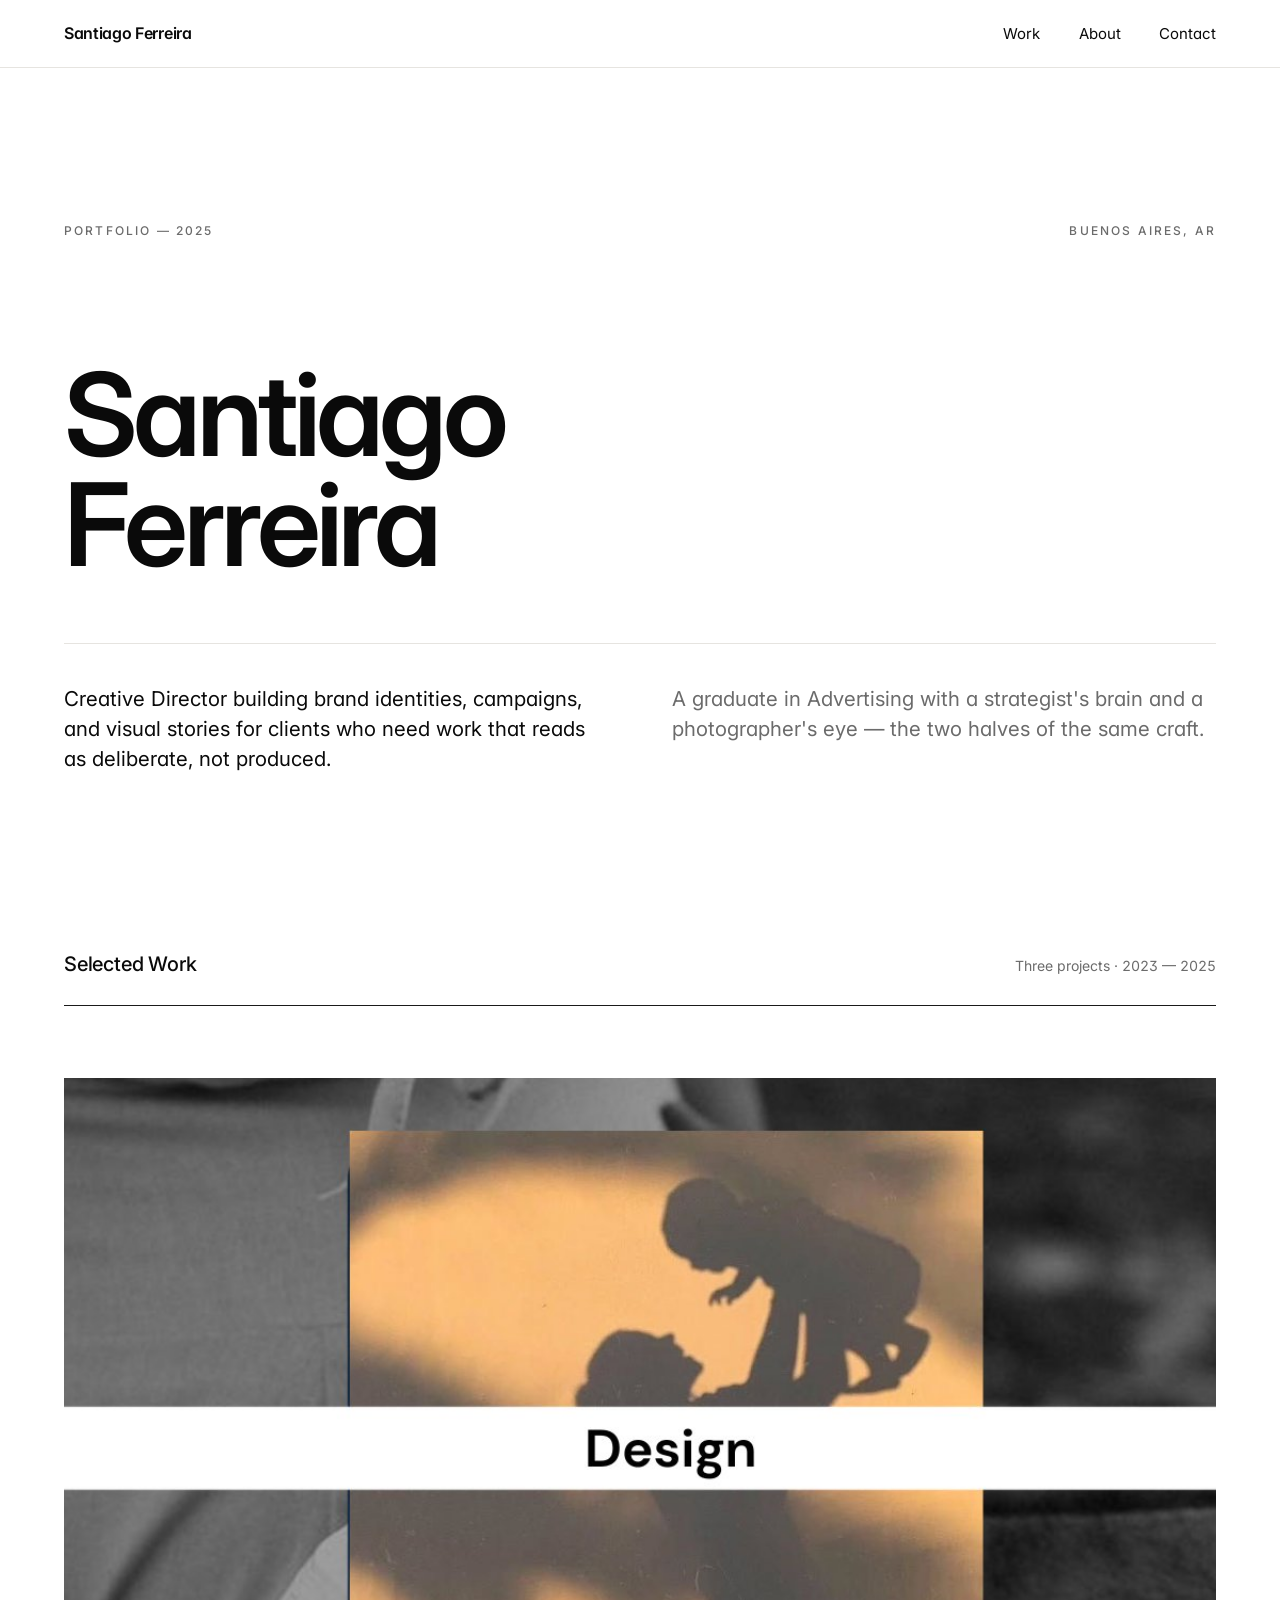
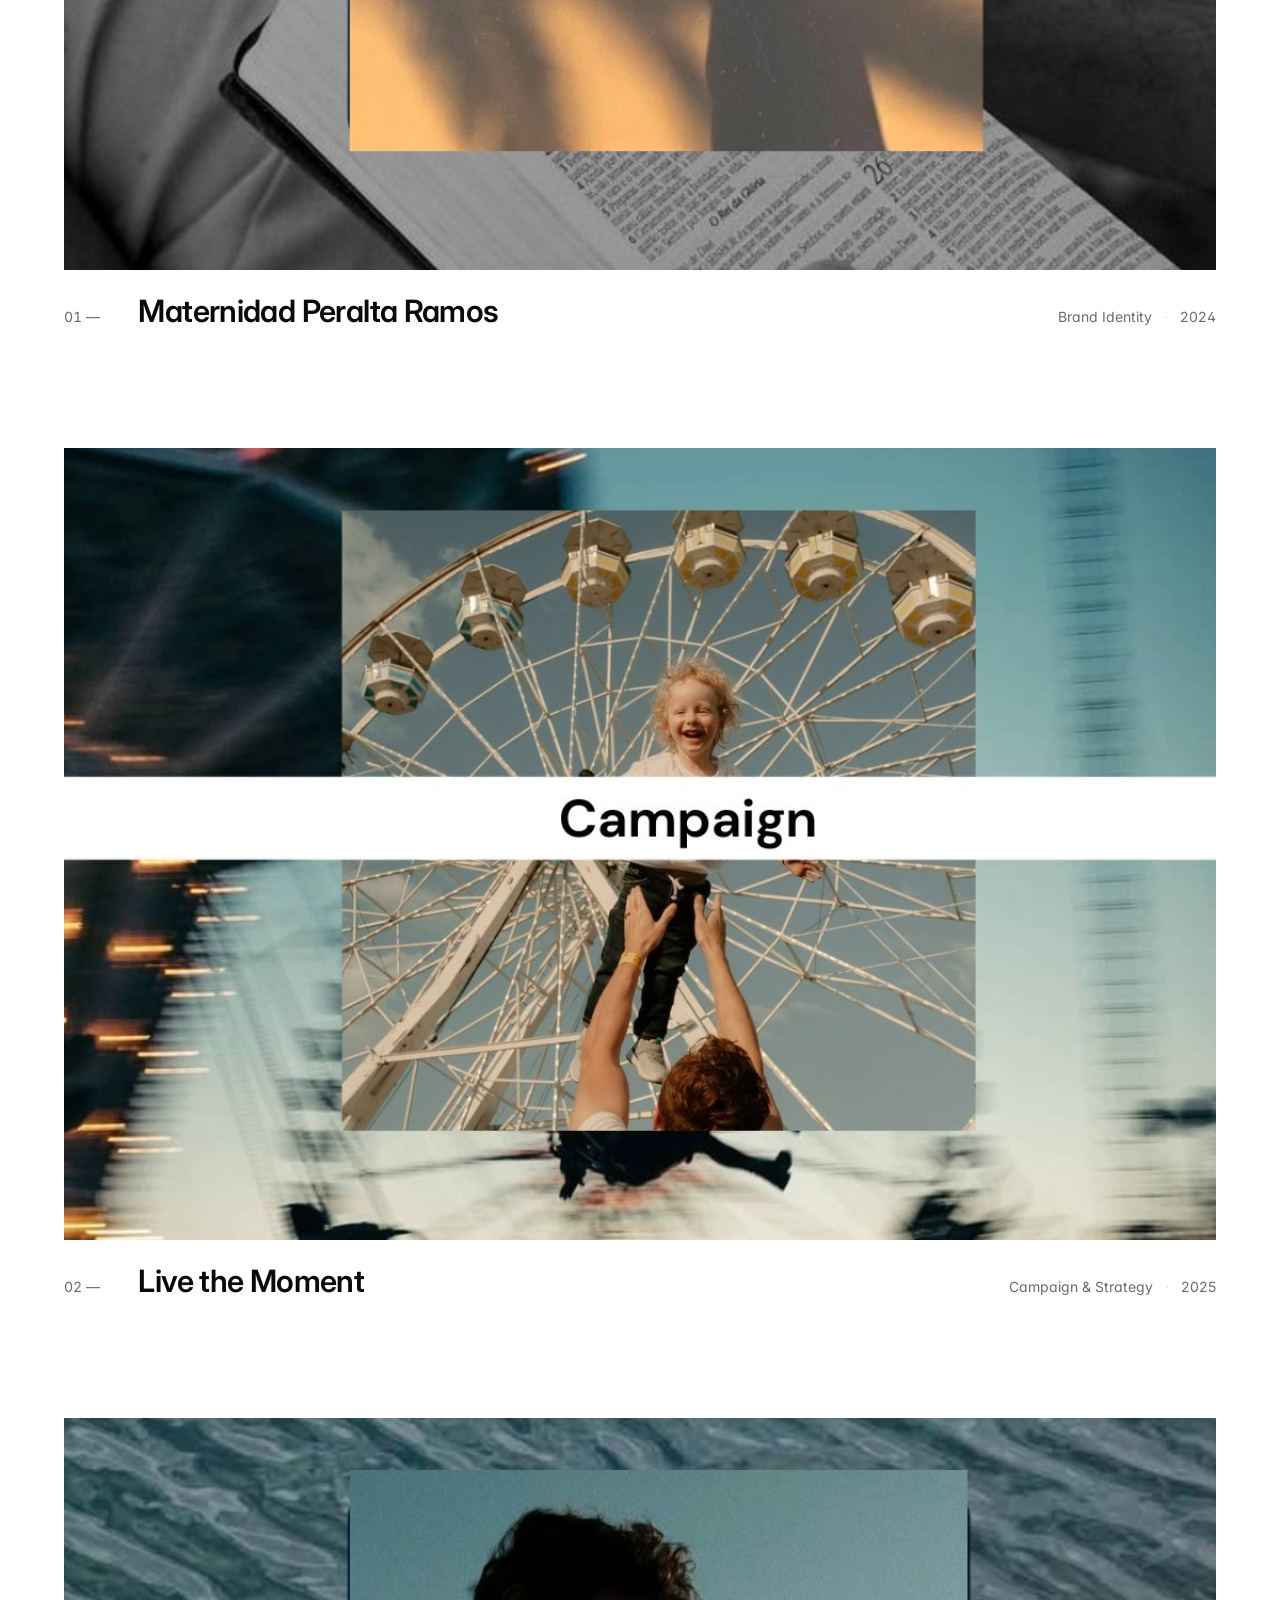
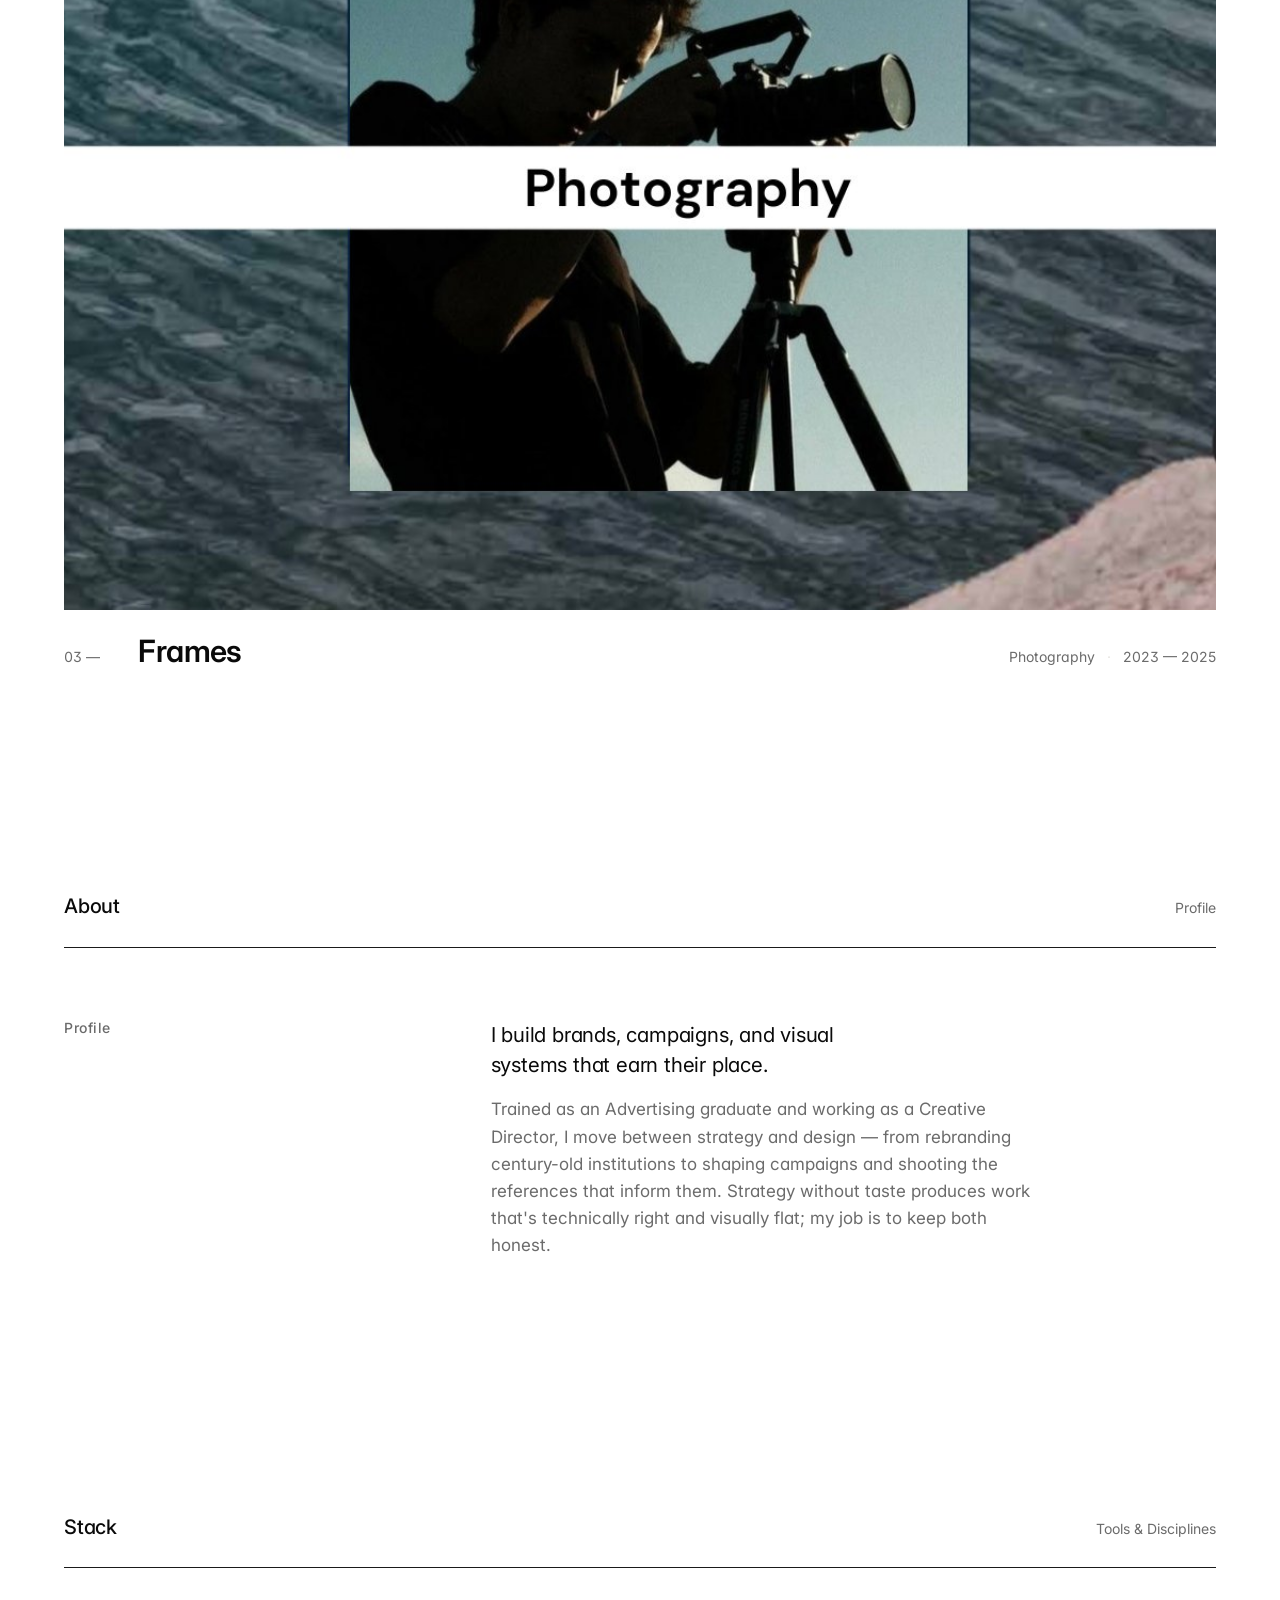
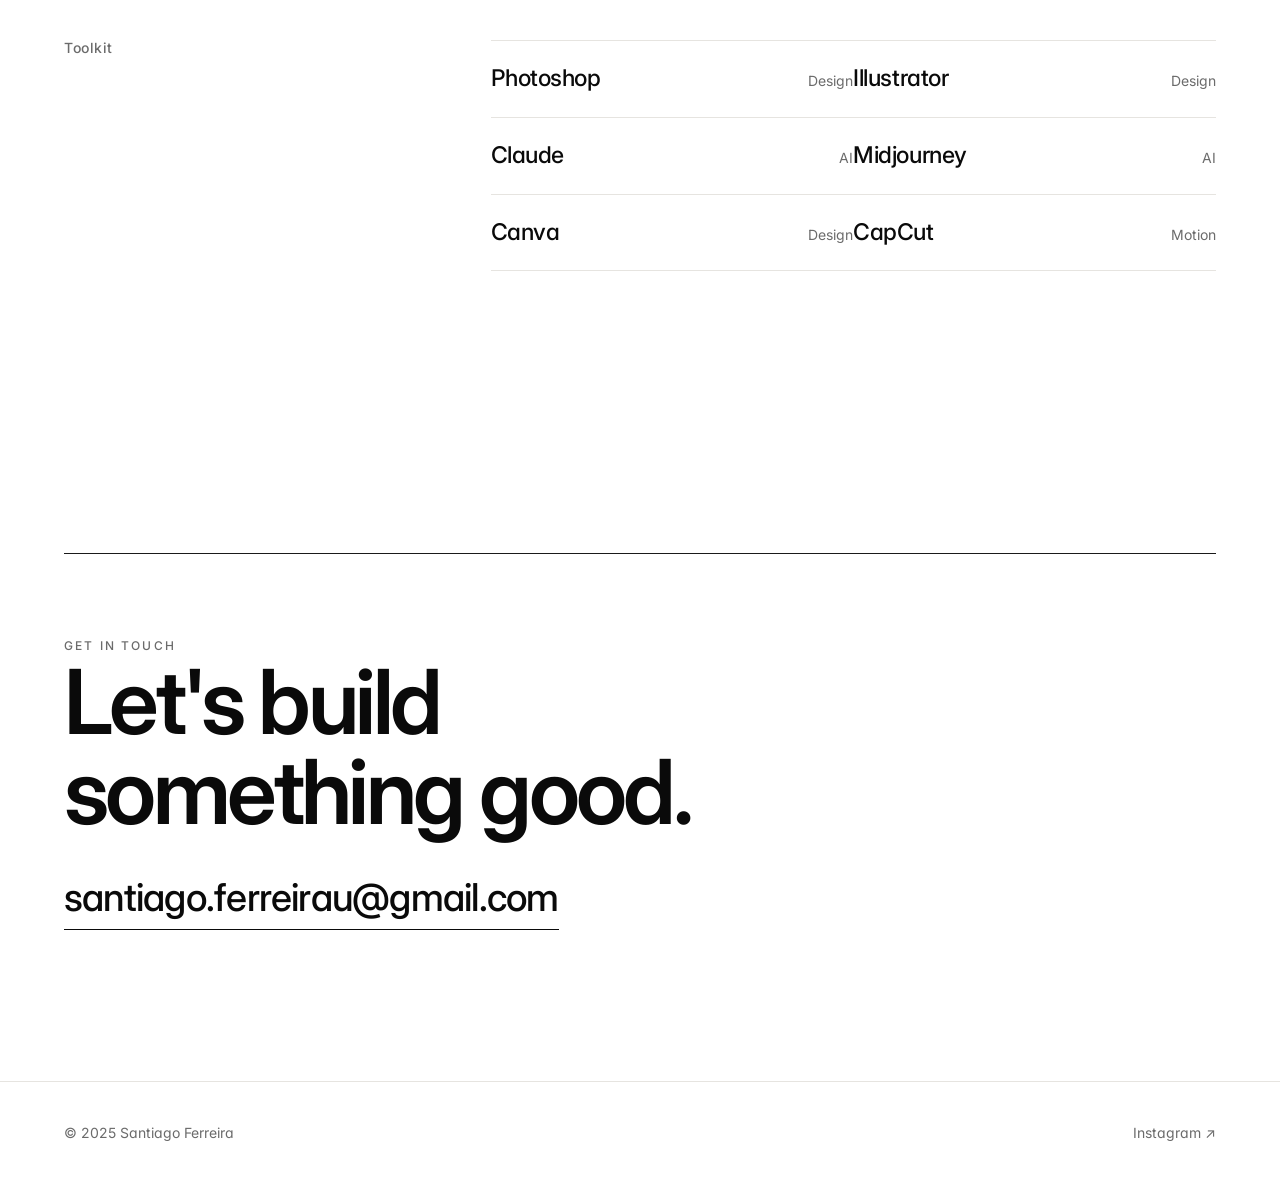
<file: index.html>
<!DOCTYPE html>
<html lang="en">
<head>
  <meta charset="UTF-8" />
  <meta name="viewport" content="width=device-width, initial-scale=1" />
  <title>Santiago Ferreira — Creative Director</title>
  <meta name="description" content="Portfolio of Santiago Ferreira. Creative Director and Brand Strategist based in Buenos Aires. Selected work in brand identity, campaigns, and visual direction." />

  <link rel="preconnect" href="https://fonts.googleapis.com" />
  <link rel="preconnect" href="https://fonts.gstatic.com" crossorigin />
  <link rel="stylesheet" href="https://fonts.googleapis.com/css2?family=Inter:wght@400;500;600;700&display=swap" />

  <link rel="stylesheet" href="css/styles.css" />
</head>
<body>

  <!-- ============= NAV ============= -->
  <header class="nav">
    <div class="nav__inner">
      <a href="index.html" class="nav__brand">Santiago Ferreira</a>

      <button class="nav__toggle" aria-label="Toggle menu">
        <span></span><span></span><span></span>
      </button>

      <nav class="nav__links">
        <a href="#work">Work</a>
        <a href="#about">About</a>
        <a href="#contact">Contact</a>
      </nav>
    </div>
  </header>

  <main>

    <!-- ============= HERO ============= -->
    <section class="hero">
      <div class="container">

        <div class="hero__meta">
          <span class="eyebrow">Portfolio — 2025</span>
          <span class="eyebrow">Buenos Aires, AR</span>
        </div>

        <h1 class="display hero__title reveal">
          Santiago<br />Ferreira
        </h1>

        <div class="hero__intro reveal">
          <p>
            Creative Director building brand identities, campaigns,
            and visual stories for clients who need work that reads
            as deliberate, not produced.
          </p>
          <p>
            A graduate in Advertising with a strategist's brain and
            a photographer's eye — the two halves of the same craft.
          </p>
        </div>

      </div>
    </section>

    <!-- ============= WORK ============= -->
    <section class="work" id="work">
      <div class="container">

        <div class="section-head">
          <h2>Selected Work</h2>
          <span class="count">Three projects · 2023 — 2025</span>
        </div>

        <div class="work__list">

          <!-- Project 1 -->
          <a href="maternidad-peralta-ramos.html" class="project-card reveal">
            <div class="project-card__media">
              <img src="assets/images/cover-maternidad.png" alt="Maternidad Peralta Ramos — Brand identity cover" />
            </div>
            <div class="project-card__footer">
              <span class="project-card__index">01 —</span>
              <h3 class="project-card__title">Maternidad Peralta Ramos</h3>
              <div class="project-card__meta">
                <span>Brand Identity</span>
                <span>2024</span>
              </div>
            </div>
          </a>

          <!-- Project 2 -->
          <a href="live-the-moment.html" class="project-card reveal">
            <div class="project-card__media">
              <img src="assets/images/cover-live-the-moment.png" alt="Live the Moment — Campaign cover for Parque de la Costa" />
            </div>
            <div class="project-card__footer">
              <span class="project-card__index">02 —</span>
              <h3 class="project-card__title">Live the Moment</h3>
              <div class="project-card__meta">
                <span>Campaign &amp; Strategy</span>
                <span>2025</span>
              </div>
            </div>
          </a>

          <!-- Project 3 -->
          <a href="frames.html" class="project-card reveal">
            <div class="project-card__media">
              <img src="assets/images/cover-frames.png" alt="Frames — Photography and visual direction cover" />
            </div>
            <div class="project-card__footer">
              <span class="project-card__index">03 —</span>
              <h3 class="project-card__title">Frames</h3>
              <div class="project-card__meta">
                <span>Photography</span>
                <span>2023 — 2025</span>
              </div>
            </div>
          </a>

        </div>
      </div>
    </section>

    <!-- ============= ABOUT ============= -->
    <section class="about" id="about">
      <div class="container">
        <div class="section-head">
          <h2>About</h2>
          <span class="count">Profile</span>
        </div>

        <div class="about__grid reveal">
          <h3>Profile</h3>
          <div class="about__body">
            <p>
              I build brands, campaigns, and visual systems
              that earn their place.
            </p>
            <p>
              Trained as an Advertising graduate and working as a
              Creative Director, I move between strategy and design —
              from rebranding century-old institutions to shaping
              campaigns and shooting the references that inform them.
              Strategy without taste produces work that's technically
              right and visually flat; my job is to keep both honest.
            </p>
          </div>
        </div>
      </div>
    </section>

    <!-- ============= SKILLS ============= -->
    <section class="skills">
      <div class="container">
        <div class="section-head">
          <h2>Stack</h2>
          <span class="count">Tools &amp; Disciplines</span>
        </div>

        <div class="skills__grid reveal">
          <h3>Toolkit</h3>
          <ul class="skills__list">
            <li>Photoshop <span>Design</span></li>
            <li>Illustrator <span>Design</span></li>
            <li>Claude <span>AI</span></li>
            <li>Midjourney <span>AI</span></li>
            <li>Canva <span>Design</span></li>
            <li>CapCut <span>Motion</span></li>
          </ul>
        </div>
      </div>
    </section>

    <!-- ============= CONTACT ============= -->
    <section class="contact" id="contact">
      <div class="container">
        <div class="contact__inner reveal">
          <span class="eyebrow contact__eyebrow">Get in touch</span>
          <h2 class="contact__title">Let's build<br />something good.</h2>
          <a href="mailto:santiago.ferreirau@gmail.com" class="contact__email">
            santiago.ferreirau@gmail.com
          </a>
        </div>
      </div>
    </section>

  </main>

  <!-- ============= FOOTER ============= -->
  <footer class="foot">
    <div class="container" style="display:flex; justify-content:space-between; align-items:center; width:100%; flex-wrap:wrap; gap:16px;">
      <span>© 2025 Santiago Ferreira</span>
      <a href="https://instagram.com/santiago_ferreira7981" target="_blank" rel="noopener">Instagram ↗</a>
    </div>
  </footer>

  <script src="js/main.js"></script>
</body>
</html>
</file>
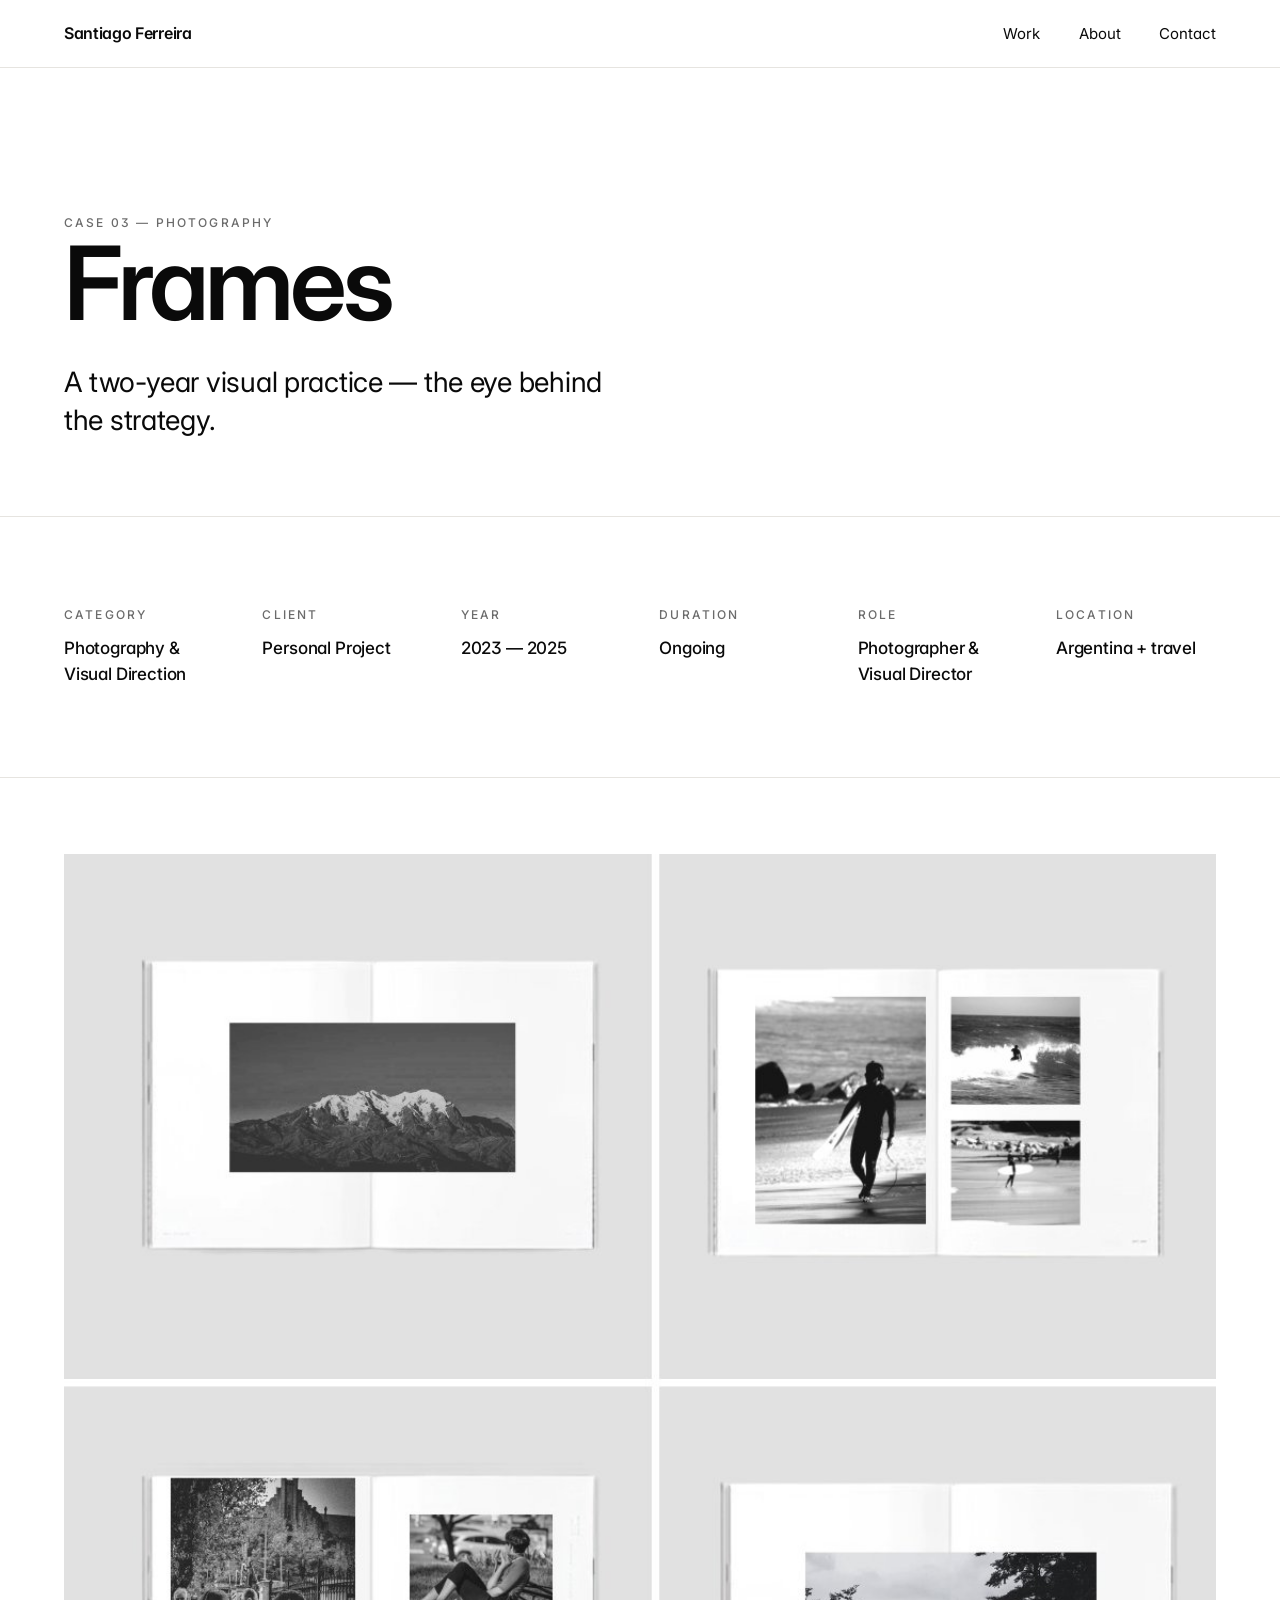
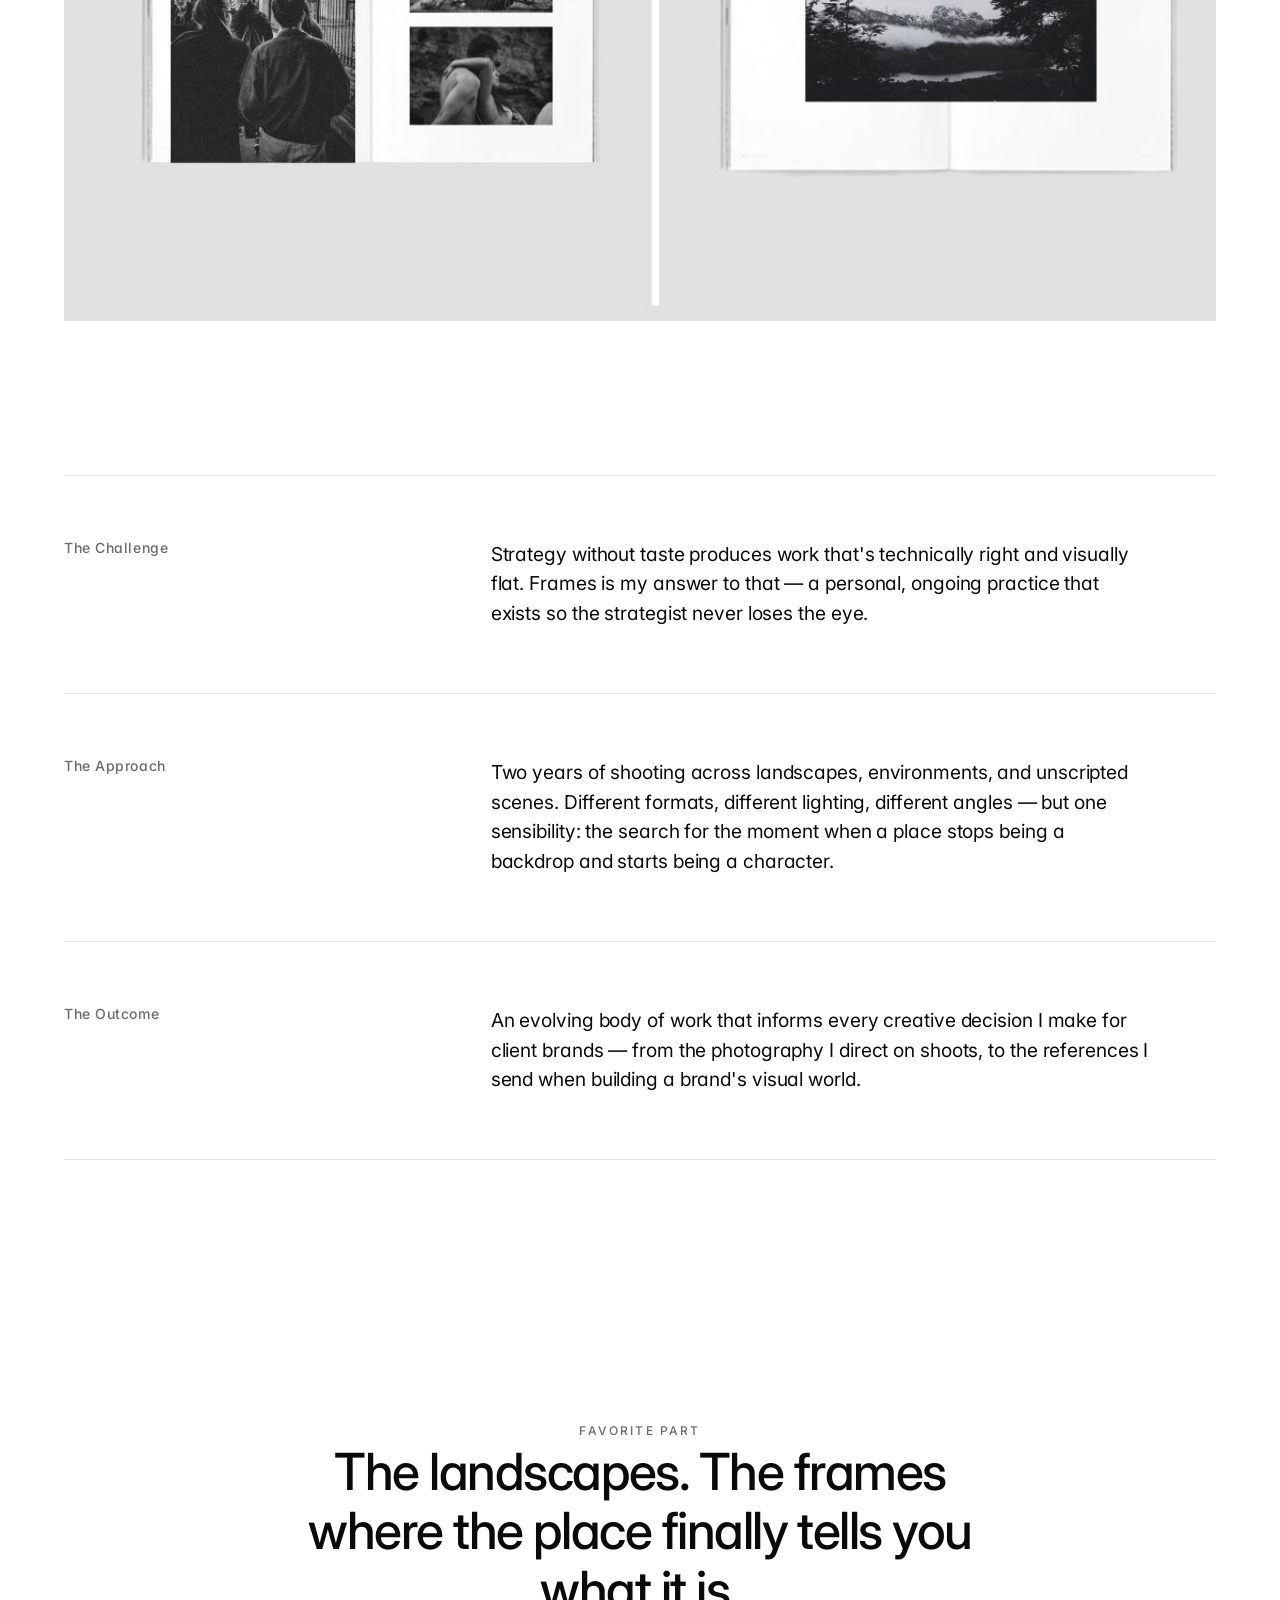
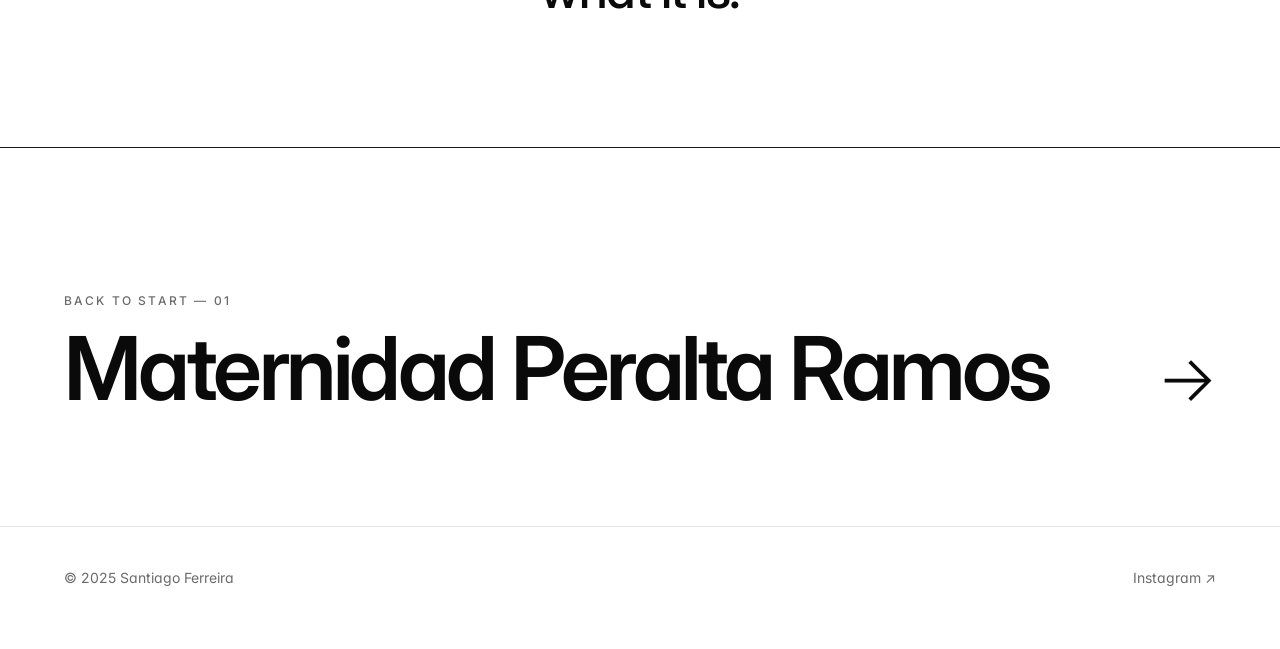
<file: frames.html>
<!DOCTYPE html>
<html lang="en">
<head>
  <meta charset="UTF-8" />
  <meta name="viewport" content="width=device-width, initial-scale=1" />
  <title>Frames — Santiago Ferreira</title>
  <meta name="description" content="Frames — a two-year photography practice. The eye behind the strategy." />

  <link rel="preconnect" href="https://fonts.googleapis.com" />
  <link rel="preconnect" href="https://fonts.gstatic.com" crossorigin />
  <link rel="stylesheet" href="https://fonts.googleapis.com/css2?family=Inter:wght@400;500;600;700&display=swap" />

  <link rel="stylesheet" href="css/styles.css" />
</head>
<body>

  <header class="nav">
    <div class="nav__inner">
      <a href="index.html" class="nav__brand">Santiago Ferreira</a>

      <button class="nav__toggle" aria-label="Toggle menu">
        <span></span><span></span><span></span>
      </button>

      <nav class="nav__links">
        <a href="index.html#work">Work</a>
        <a href="index.html#about">About</a>
        <a href="index.html#contact">Contact</a>
      </nav>
    </div>
  </header>

  <main>

    <!-- ============= CASE HERO ============= -->
    <section class="case-hero">
      <div class="container">
        <span class="eyebrow case-hero__eyebrow">Case 03 — Photography</span>
        <h1 class="case-hero__title">Frames</h1>
        <p class="case-hero__tagline">
          A two-year visual practice — the eye behind the strategy.
        </p>
      </div>
    </section>

    <!-- ============= METADATA ============= -->
    <section class="case-meta">
      <div class="container">
        <dl class="case-meta__grid">
          <div class="case-meta__item">
            <dt>Category</dt>
            <dd>Photography &amp; Visual Direction</dd>
          </div>
          <div class="case-meta__item">
            <dt>Client</dt>
            <dd>Personal Project</dd>
          </div>
          <div class="case-meta__item">
            <dt>Year</dt>
            <dd>2023 — 2025</dd>
          </div>
          <div class="case-meta__item">
            <dt>Duration</dt>
            <dd>Ongoing</dd>
          </div>
          <div class="case-meta__item">
            <dt>Role</dt>
            <dd>Photographer &amp; Visual Director</dd>
          </div>
          <div class="case-meta__item">
            <dt>Location</dt>
            <dd>Argentina + travel</dd>
          </div>
        </dl>
      </div>
    </section>

    <!-- ============= IMAGE ============= -->
    <section class="case-image">
      <div class="container">
        <figure class="reveal">
          <img src="assets/images/case-frames.png" alt="Frames — Selected photography spreads across landscapes, environments and unscripted scenes" />
        </figure>
      </div>
    </section>

    <!-- ============= STORY ============= -->
    <section class="case-story">
      <div class="container">

        <div class="case-story__block reveal">
          <h3>The Challenge</h3>
          <div>
            <p>
              Strategy without taste produces work that's technically right and visually
              flat. Frames is my answer to that — a personal, ongoing practice that exists
              so the strategist never loses the eye.
            </p>
          </div>
        </div>

        <div class="case-story__block reveal">
          <h3>The Approach</h3>
          <div>
            <p>
              Two years of shooting across landscapes, environments, and unscripted scenes.
              Different formats, different lighting, different angles — but one sensibility:
              the search for the moment when a place stops being a backdrop and starts
              being a character.
            </p>
          </div>
        </div>

        <div class="case-story__block reveal">
          <h3>The Outcome</h3>
          <div>
            <p>
              An evolving body of work that informs every creative decision I make for
              client brands — from the photography I direct on shoots, to the references
              I send when building a brand's visual world.
            </p>
          </div>
        </div>

      </div>
    </section>

    <!-- ============= FAVORITE PART ============= -->
    <section class="case-favorite">
      <div class="container">
        <span class="eyebrow case-favorite__eyebrow">Favorite Part</span>
        <blockquote>
          The landscapes. The frames where the place finally tells you what it is.
        </blockquote>
      </div>
    </section>

    <!-- ============= NEXT PROJECT ============= -->
    <section class="next-project">
      <div class="container">
        <a href="maternidad-peralta-ramos.html">
          <div>
            <span class="eyebrow next-project__label">Back to start — 01</span>
            <span class="next-project__title">Maternidad Peralta Ramos</span>
          </div>
          <span class="next-project__arrow">→</span>
        </a>
      </div>
    </section>

  </main>

  <footer class="foot">
    <div class="container" style="display:flex; justify-content:space-between; align-items:center; width:100%; flex-wrap:wrap; gap:16px;">
      <span>© 2025 Santiago Ferreira</span>
      <a href="https://instagram.com/santiago_ferreira7981" target="_blank" rel="noopener">Instagram ↗</a>
    </div>
  </footer>

  <script src="js/main.js"></script>
</body>
</html>
</file>
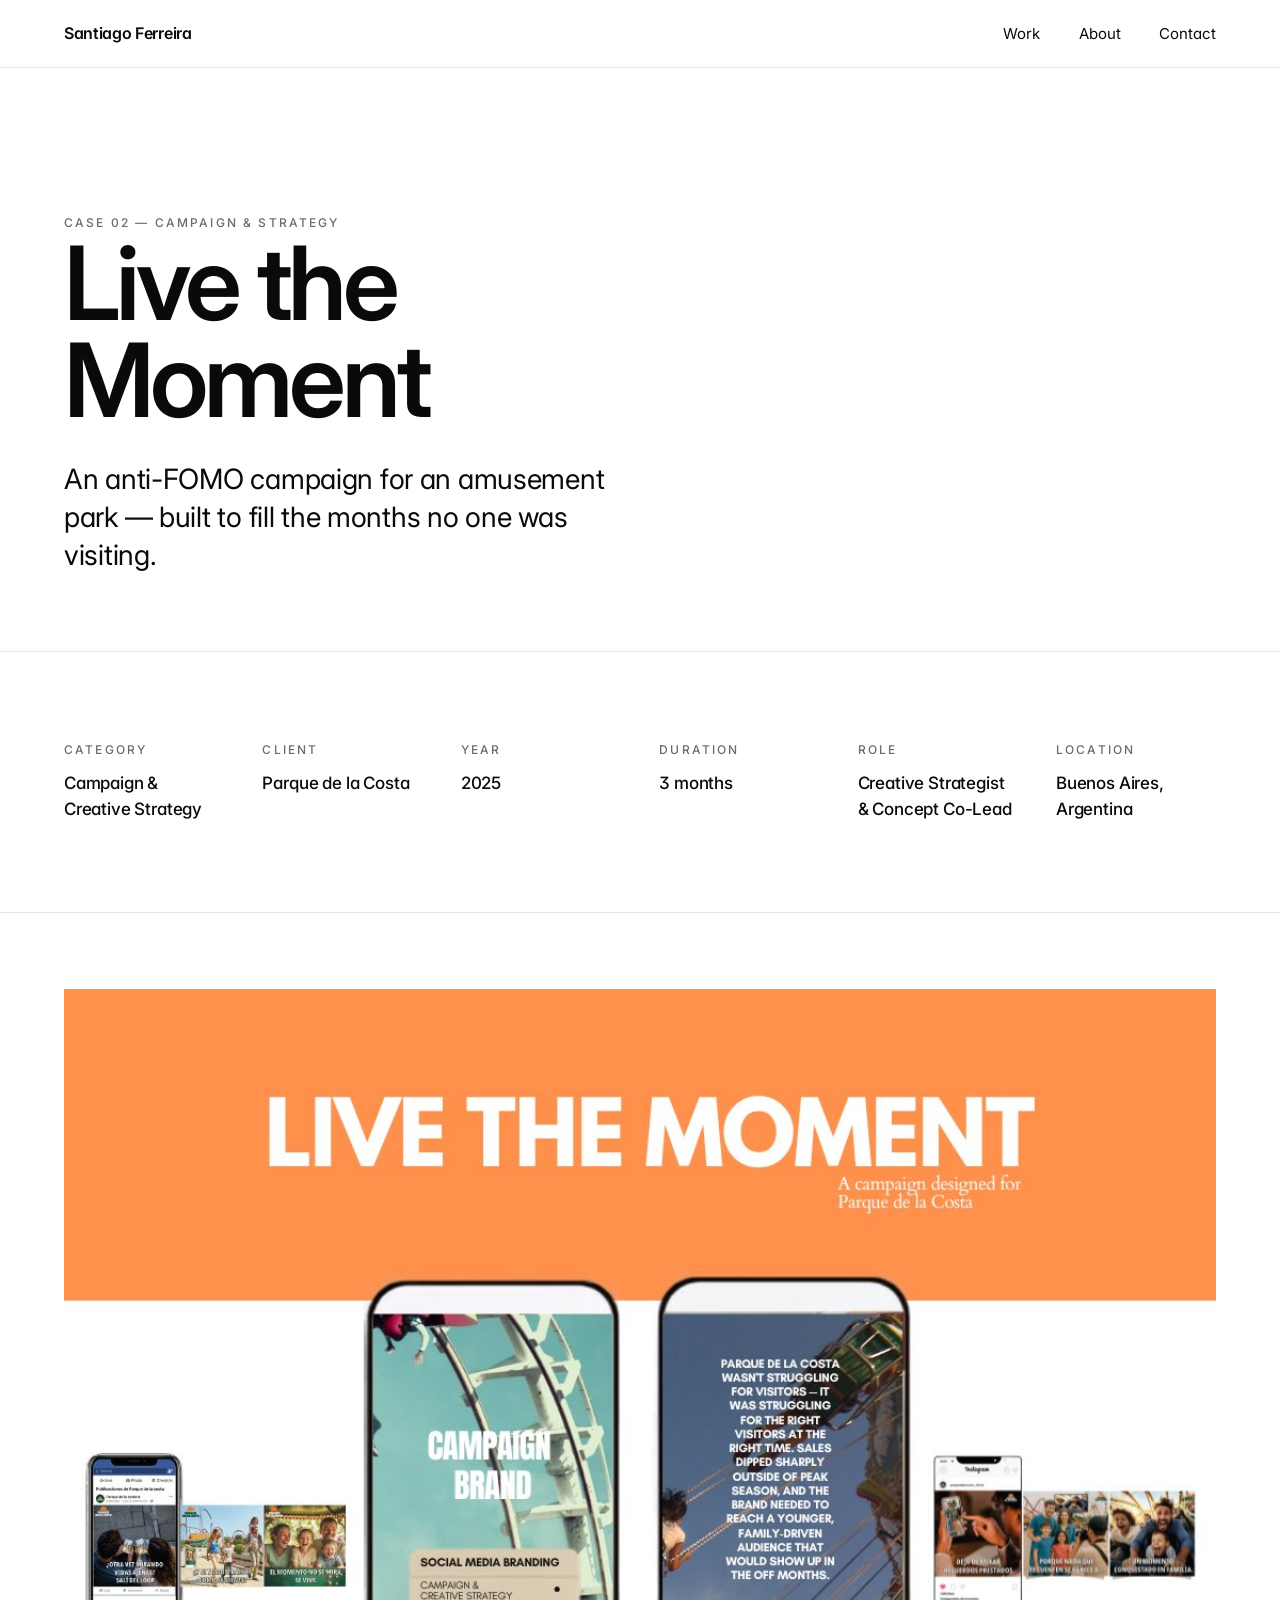
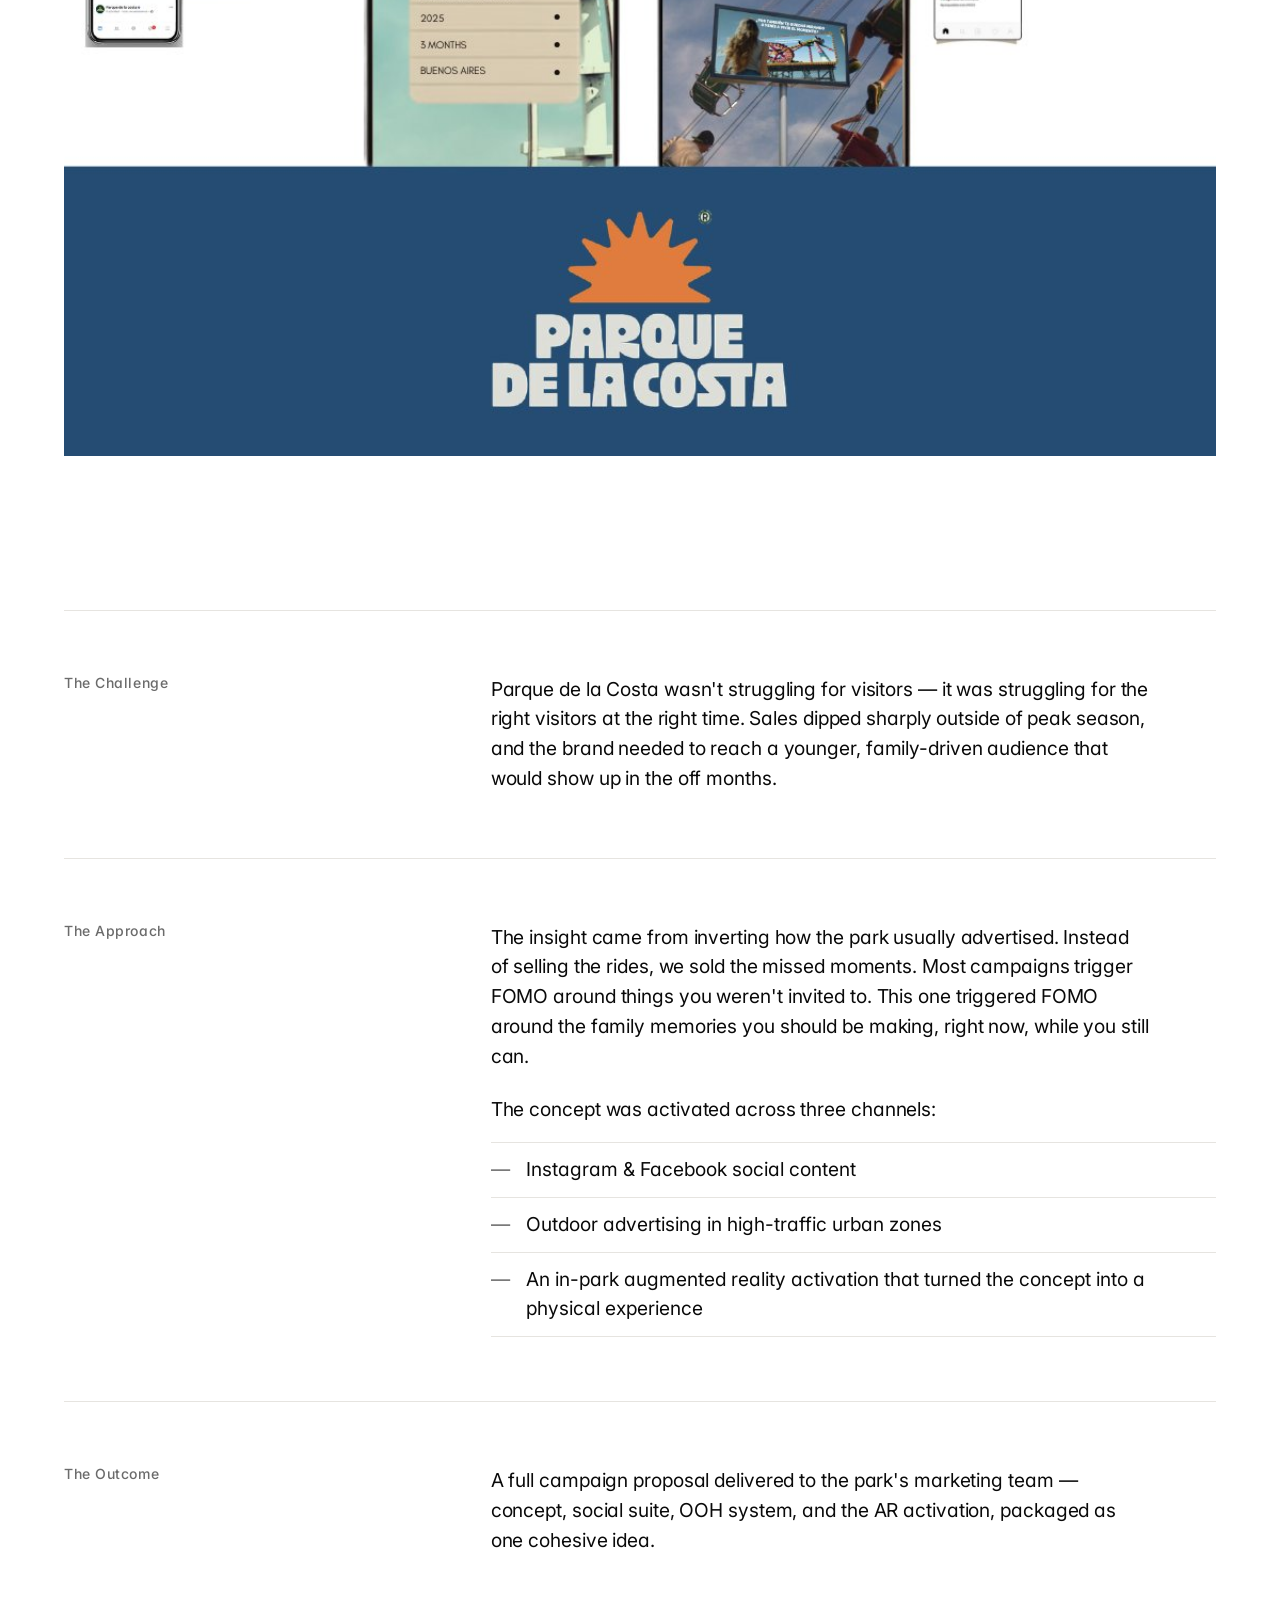
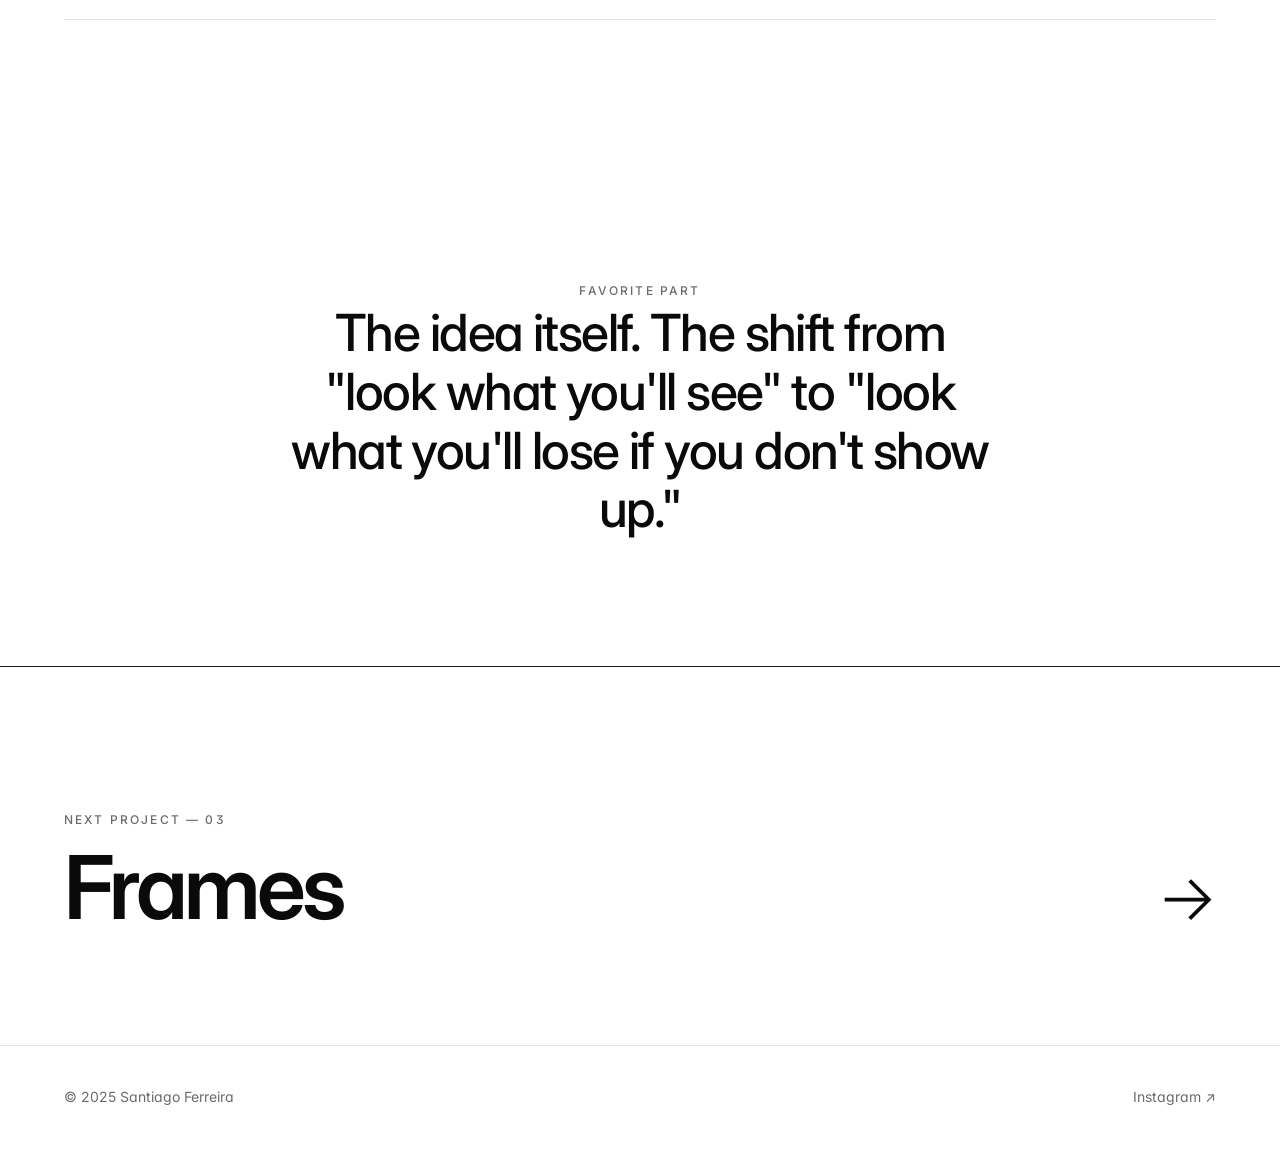
<file: live-the-moment.html>
<!DOCTYPE html>
<html lang="en">
<head>
  <meta charset="UTF-8" />
  <meta name="viewport" content="width=device-width, initial-scale=1" />
  <title>Live the Moment — Santiago Ferreira</title>
  <meta name="description" content="An anti-FOMO campaign for Parque de la Costa — built to fill the months no one was visiting." />

  <link rel="preconnect" href="https://fonts.googleapis.com" />
  <link rel="preconnect" href="https://fonts.gstatic.com" crossorigin />
  <link rel="stylesheet" href="https://fonts.googleapis.com/css2?family=Inter:wght@400;500;600;700&display=swap" />

  <link rel="stylesheet" href="css/styles.css" />
</head>
<body>

  <header class="nav">
    <div class="nav__inner">
      <a href="index.html" class="nav__brand">Santiago Ferreira</a>

      <button class="nav__toggle" aria-label="Toggle menu">
        <span></span><span></span><span></span>
      </button>

      <nav class="nav__links">
        <a href="index.html#work">Work</a>
        <a href="index.html#about">About</a>
        <a href="index.html#contact">Contact</a>
      </nav>
    </div>
  </header>

  <main>

    <!-- ============= CASE HERO ============= -->
    <section class="case-hero">
      <div class="container">
        <span class="eyebrow case-hero__eyebrow">Case 02 — Campaign &amp; Strategy</span>
        <h1 class="case-hero__title">Live the<br />Moment</h1>
        <p class="case-hero__tagline">
          An anti-FOMO campaign for an amusement park — built to fill the months no one was visiting.
        </p>
      </div>
    </section>

    <!-- ============= METADATA ============= -->
    <section class="case-meta">
      <div class="container">
        <dl class="case-meta__grid">
          <div class="case-meta__item">
            <dt>Category</dt>
            <dd>Campaign &amp; Creative Strategy</dd>
          </div>
          <div class="case-meta__item">
            <dt>Client</dt>
            <dd>Parque de la Costa</dd>
          </div>
          <div class="case-meta__item">
            <dt>Year</dt>
            <dd>2025</dd>
          </div>
          <div class="case-meta__item">
            <dt>Duration</dt>
            <dd>3 months</dd>
          </div>
          <div class="case-meta__item">
            <dt>Role</dt>
            <dd>Creative Strategist &amp; Concept Co-Lead</dd>
          </div>
          <div class="case-meta__item">
            <dt>Location</dt>
            <dd>Buenos Aires, Argentina</dd>
          </div>
        </dl>
      </div>
    </section>

    <!-- ============= IMAGE ============= -->
    <section class="case-image">
      <div class="container">
        <figure class="reveal">
          <img src="assets/images/case-live-the-moment.png" alt="Live the Moment — Campaign assets across social media, outdoor advertising, and in-park activation" />
        </figure>
      </div>
    </section>

    <!-- ============= STORY ============= -->
    <section class="case-story">
      <div class="container">

        <div class="case-story__block reveal">
          <h3>The Challenge</h3>
          <div>
            <p>
              Parque de la Costa wasn't struggling for visitors — it was struggling for the
              right visitors at the right time. Sales dipped sharply outside of peak season,
              and the brand needed to reach a younger, family-driven audience that would
              show up in the off months.
            </p>
          </div>
        </div>

        <div class="case-story__block reveal">
          <h3>The Approach</h3>
          <div>
            <p>
              The insight came from inverting how the park usually advertised. Instead of
              selling the rides, we sold the missed moments. Most campaigns trigger FOMO
              around things you weren't invited to. This one triggered FOMO around the
              family memories you should be making, right now, while you still can.
            </p>
            <p>The concept was activated across three channels:</p>
            <ul>
              <li>Instagram &amp; Facebook social content</li>
              <li>Outdoor advertising in high-traffic urban zones</li>
              <li>An in-park augmented reality activation that turned the concept into a physical experience</li>
            </ul>
          </div>
        </div>

        <div class="case-story__block reveal">
          <h3>The Outcome</h3>
          <div>
            <p>
              A full campaign proposal delivered to the park's marketing team — concept,
              social suite, OOH system, and the AR activation, packaged as one cohesive idea.
            </p>
          </div>
        </div>

      </div>
    </section>

    <!-- ============= FAVORITE PART ============= -->
    <section class="case-favorite">
      <div class="container">
        <span class="eyebrow case-favorite__eyebrow">Favorite Part</span>
        <blockquote>
          The idea itself. The shift from "look what you'll see" to "look what you'll lose if you don't show up."
        </blockquote>
      </div>
    </section>

    <!-- ============= NEXT PROJECT ============= -->
    <section class="next-project">
      <div class="container">
        <a href="frames.html">
          <div>
            <span class="eyebrow next-project__label">Next Project — 03</span>
            <span class="next-project__title">Frames</span>
          </div>
          <span class="next-project__arrow">→</span>
        </a>
      </div>
    </section>

  </main>

  <footer class="foot">
    <div class="container" style="display:flex; justify-content:space-between; align-items:center; width:100%; flex-wrap:wrap; gap:16px;">
      <span>© 2025 Santiago Ferreira</span>
      <a href="https://instagram.com/santiago_ferreira7981" target="_blank" rel="noopener">Instagram ↗</a>
    </div>
  </footer>

  <script src="js/main.js"></script>
</body>
</html>
</file>
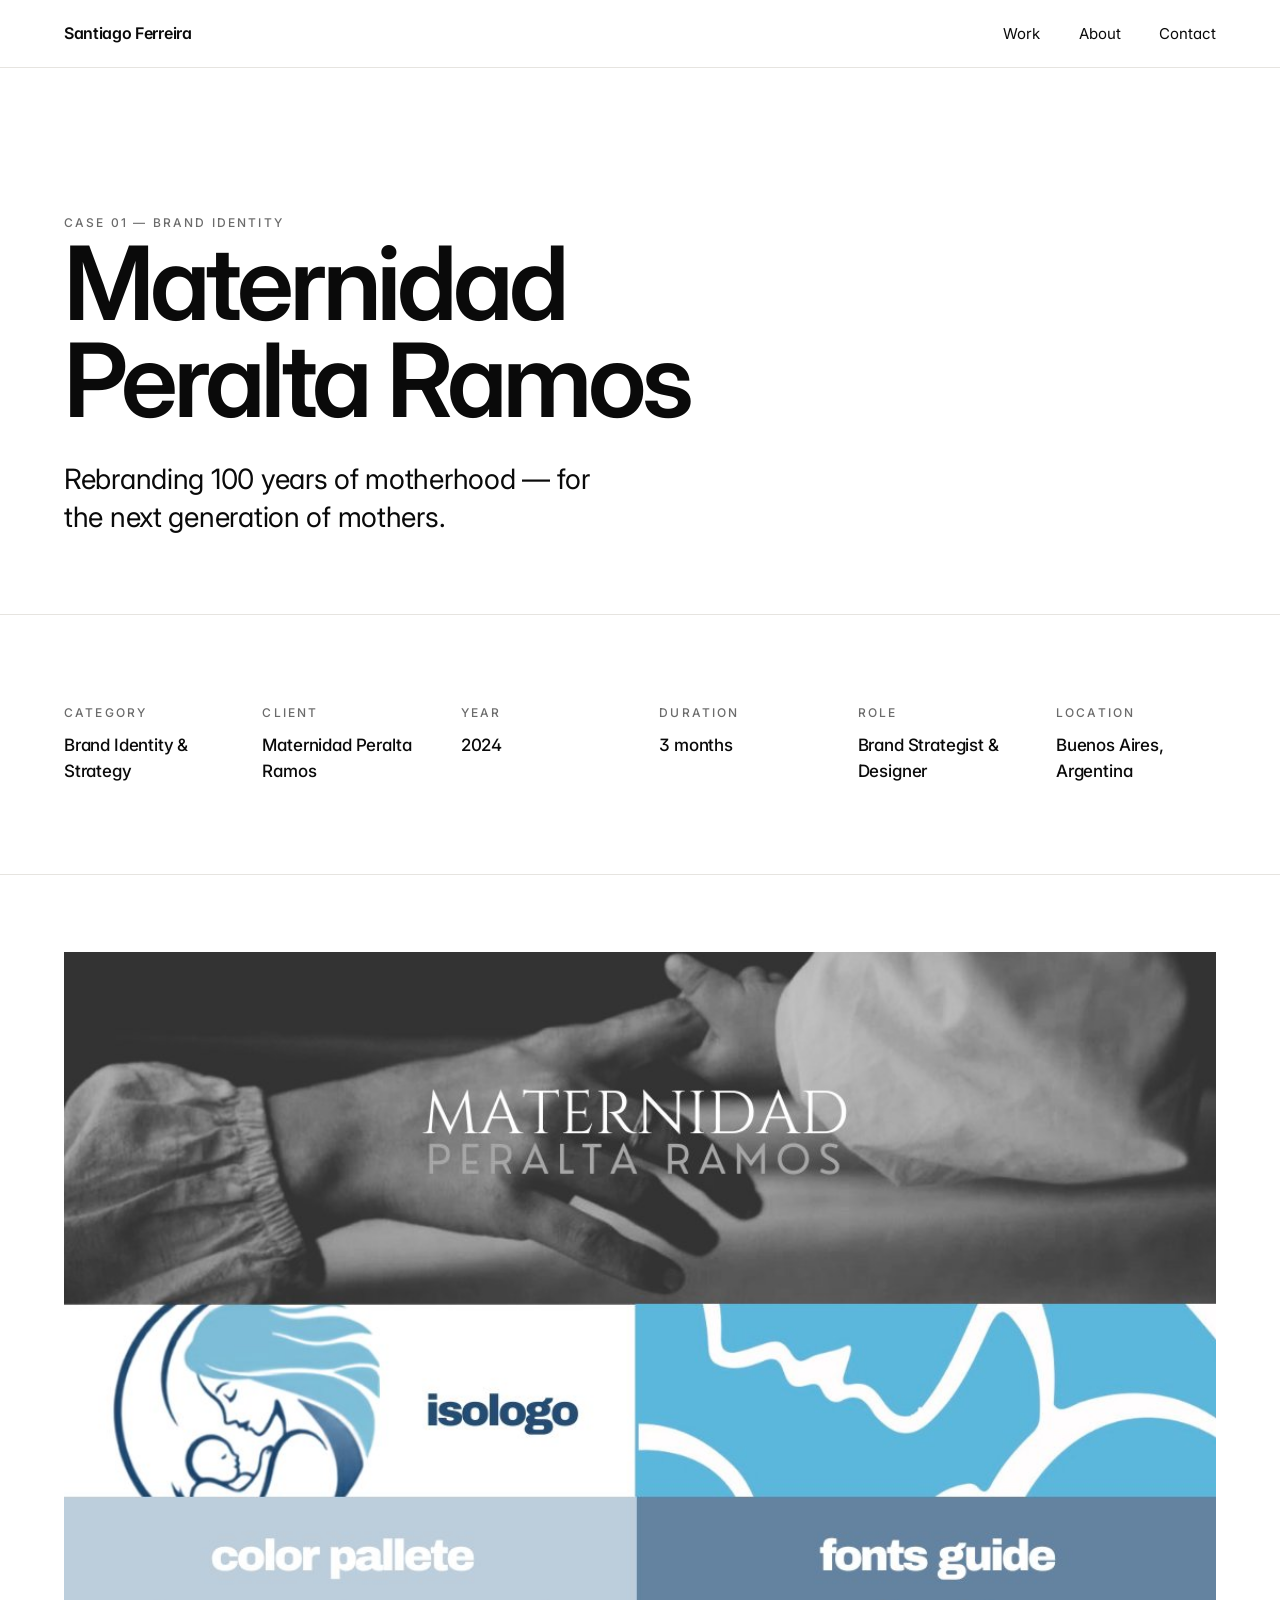
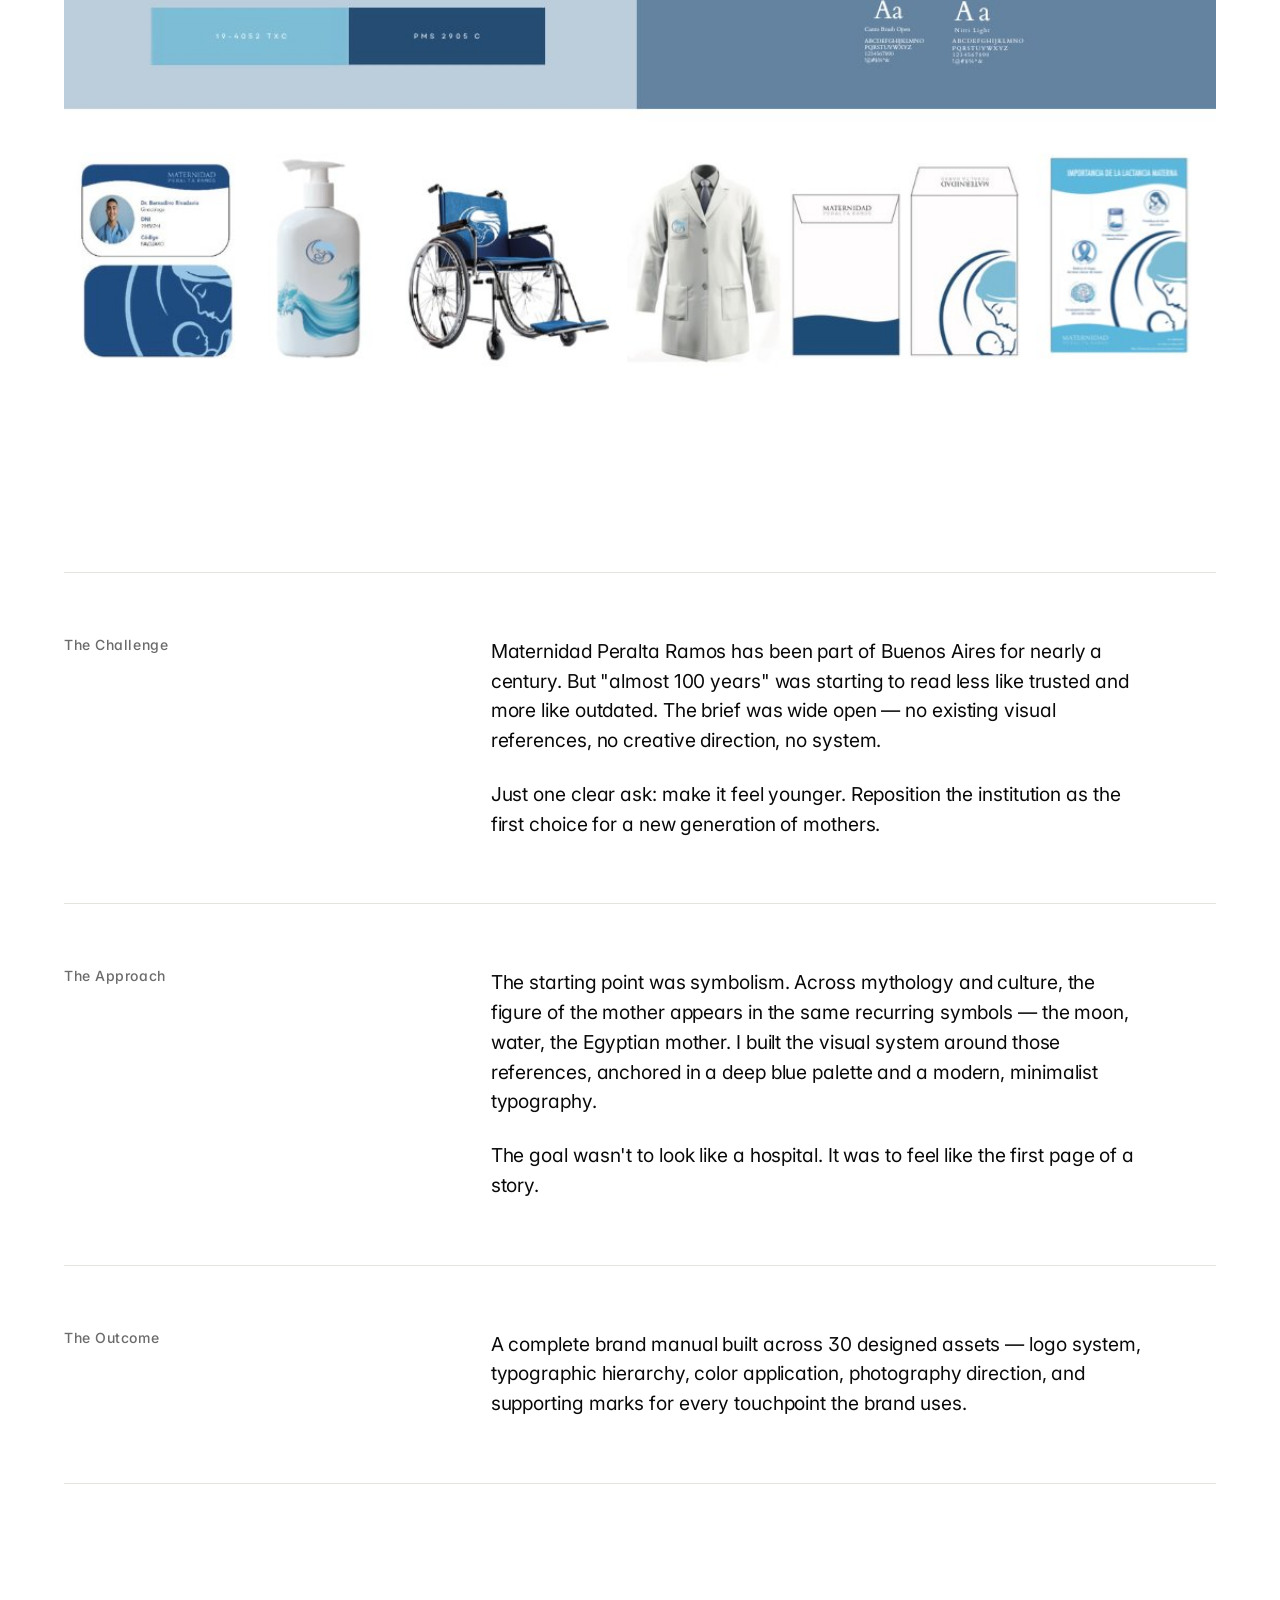
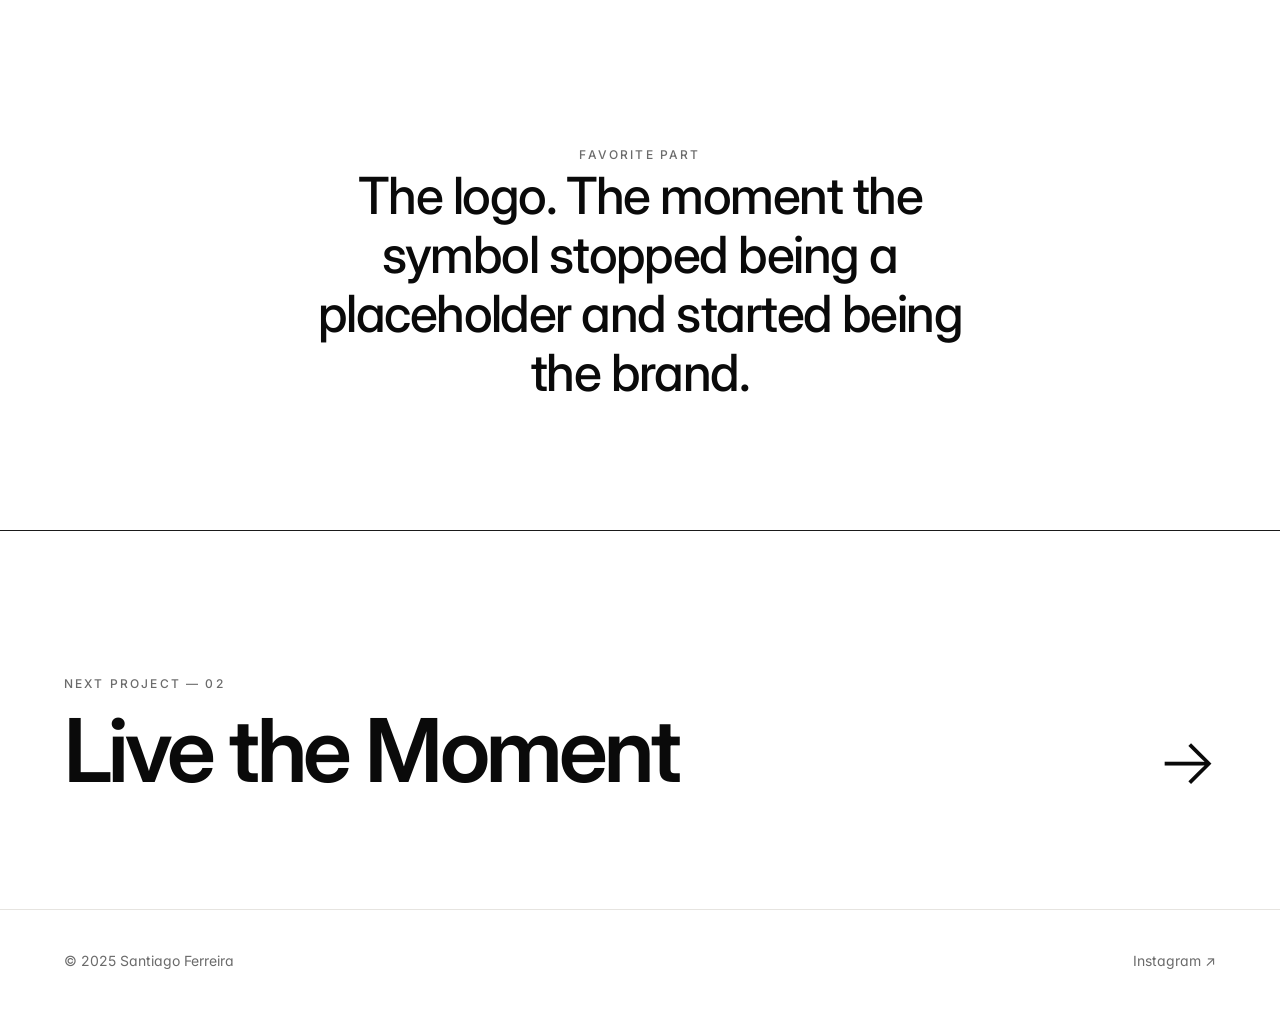
<file: maternidad-peralta-ramos.html>
<!DOCTYPE html>
<html lang="en">
<head>
  <meta charset="UTF-8" />
  <meta name="viewport" content="width=device-width, initial-scale=1" />
  <title>Maternidad Peralta Ramos — Santiago Ferreira</title>
  <meta name="description" content="Brand identity and strategy for Maternidad Peralta Ramos. Repositioning a 100-year-old institution for a new generation of mothers." />

  <link rel="preconnect" href="https://fonts.googleapis.com" />
  <link rel="preconnect" href="https://fonts.gstatic.com" crossorigin />
  <link rel="stylesheet" href="https://fonts.googleapis.com/css2?family=Inter:wght@400;500;600;700&display=swap" />

  <link rel="stylesheet" href="css/styles.css" />
</head>
<body>

  <!-- ============= NAV ============= -->
  <header class="nav">
    <div class="nav__inner">
      <a href="index.html" class="nav__brand">Santiago Ferreira</a>

      <button class="nav__toggle" aria-label="Toggle menu">
        <span></span><span></span><span></span>
      </button>

      <nav class="nav__links">
        <a href="index.html#work">Work</a>
        <a href="index.html#about">About</a>
        <a href="index.html#contact">Contact</a>
      </nav>
    </div>
  </header>

  <main>

    <!-- ============= CASE HERO ============= -->
    <section class="case-hero">
      <div class="container">
        <span class="eyebrow case-hero__eyebrow">Case 01 — Brand Identity</span>
        <h1 class="case-hero__title">Maternidad<br />Peralta Ramos</h1>
        <p class="case-hero__tagline">
          Rebranding 100 years of motherhood — for the next generation of mothers.
        </p>
      </div>
    </section>

    <!-- ============= METADATA ============= -->
    <section class="case-meta">
      <div class="container">
        <dl class="case-meta__grid">
          <div class="case-meta__item">
            <dt>Category</dt>
            <dd>Brand Identity &amp; Strategy</dd>
          </div>
          <div class="case-meta__item">
            <dt>Client</dt>
            <dd>Maternidad Peralta Ramos</dd>
          </div>
          <div class="case-meta__item">
            <dt>Year</dt>
            <dd>2024</dd>
          </div>
          <div class="case-meta__item">
            <dt>Duration</dt>
            <dd>3 months</dd>
          </div>
          <div class="case-meta__item">
            <dt>Role</dt>
            <dd>Brand Strategist &amp; Designer</dd>
          </div>
          <div class="case-meta__item">
            <dt>Location</dt>
            <dd>Buenos Aires, Argentina</dd>
          </div>
        </dl>
      </div>
    </section>

    <!-- ============= IMAGE ============= -->
    <section class="case-image">
      <div class="container">
        <figure class="reveal">
          <img src="assets/images/case-maternidad.png" alt="Maternidad Peralta Ramos — Brand identity system showing logo, palette, typography and applications" />
        </figure>
      </div>
    </section>

    <!-- ============= STORY ============= -->
    <section class="case-story">
      <div class="container">

        <div class="case-story__block reveal">
          <h3>The Challenge</h3>
          <div>
            <p>
              Maternidad Peralta Ramos has been part of Buenos Aires for nearly a century.
              But "almost 100 years" was starting to read less like trusted and more like
              outdated. The brief was wide open — no existing visual references,
              no creative direction, no system.
            </p>
            <p>
              Just one clear ask: make it feel younger. Reposition the institution as the
              first choice for a new generation of mothers.
            </p>
          </div>
        </div>

        <div class="case-story__block reveal">
          <h3>The Approach</h3>
          <div>
            <p>
              The starting point was symbolism. Across mythology and culture, the figure
              of the mother appears in the same recurring symbols — the moon, water, the
              Egyptian mother. I built the visual system around those references, anchored
              in a deep blue palette and a modern, minimalist typography.
            </p>
            <p>
              The goal wasn't to look like a hospital. It was to feel like the first page
              of a story.
            </p>
          </div>
        </div>

        <div class="case-story__block reveal">
          <h3>The Outcome</h3>
          <div>
            <p>
              A complete brand manual built across 30 designed assets — logo system,
              typographic hierarchy, color application, photography direction, and
              supporting marks for every touchpoint the brand uses.
            </p>
          </div>
        </div>

      </div>
    </section>

    <!-- ============= FAVORITE PART ============= -->
    <section class="case-favorite">
      <div class="container">
        <span class="eyebrow case-favorite__eyebrow">Favorite Part</span>
        <blockquote>
          The logo. The moment the symbol stopped being a placeholder and started being the brand.
        </blockquote>
      </div>
    </section>

    <!-- ============= NEXT PROJECT ============= -->
    <section class="next-project">
      <div class="container">
        <a href="live-the-moment.html">
          <div>
            <span class="eyebrow next-project__label">Next Project — 02</span>
            <span class="next-project__title">Live the Moment</span>
          </div>
          <span class="next-project__arrow">→</span>
        </a>
      </div>
    </section>

  </main>

  <!-- ============= FOOTER ============= -->
  <footer class="foot">
    <div class="container" style="display:flex; justify-content:space-between; align-items:center; width:100%; flex-wrap:wrap; gap:16px;">
      <span>© 2025 Santiago Ferreira</span>
      <a href="https://instagram.com/santiago_ferreira7981" target="_blank" rel="noopener">Instagram ↗</a>
    </div>
  </footer>

  <script src="js/main.js"></script>
</body>
</html>
</file>
<file: css/styles.css>
/* =========================================================
   Santiago Ferreira — Portfolio
   Editorial minimalism · Inter · Black & White
   ========================================================= */

/* ---------- Tokens ---------- */
:root {
  --bg: #ffffff;
  --bg-alt: #f6f5f3;
  --ink: #0a0a0a;
  --ink-muted: #6b6b6b;
  --rule: #e6e4e0;
  --rule-strong: #1a1a1a;

  --max: 1320px;
  --gutter: clamp(20px, 5vw, 64px);

  --t-display: clamp(3.25rem, 9vw, 8rem);
  --t-h1: clamp(2.25rem, 5.5vw, 4.5rem);
  --t-h2: clamp(1.75rem, 3vw, 2.5rem);
  --t-h3: 1.25rem;
  --t-body: 1.0625rem;
  --t-small: 0.875rem;
  --t-eyebrow: 0.75rem;

  --ease: cubic-bezier(0.22, 0.61, 0.36, 1);
}

/* ---------- Reset ---------- */
*, *::before, *::after { box-sizing: border-box; }
html { scroll-behavior: smooth; -webkit-text-size-adjust: 100%; }
body, h1, h2, h3, h4, p, ul, ol, figure { margin: 0; padding: 0; }
ul { list-style: none; }
img { display: block; max-width: 100%; height: auto; }
a { color: inherit; text-decoration: none; }
button { font: inherit; background: none; border: 0; cursor: pointer; color: inherit; }

/* ---------- Base ---------- */
body {
  font-family: 'Inter', -apple-system, BlinkMacSystemFont, 'Segoe UI', sans-serif;
  font-size: var(--t-body);
  line-height: 1.55;
  color: var(--ink);
  background: var(--bg);
  font-feature-settings: 'ss01' on, 'cv11' on;
  -webkit-font-smoothing: antialiased;
  -moz-osx-font-smoothing: grayscale;
}

/* ---------- Layout primitives ---------- */
.container {
  max-width: var(--max);
  margin: 0 auto;
  padding: 0 var(--gutter);
}

.rule { height: 1px; background: var(--rule); border: 0; }

/* ---------- Type utilities ---------- */
.eyebrow {
  font-size: var(--t-eyebrow);
  font-weight: 500;
  letter-spacing: 0.18em;
  text-transform: uppercase;
  color: var(--ink-muted);
}

.display {
  font-size: var(--t-display);
  font-weight: 600;
  line-height: 0.95;
  letter-spacing: -0.04em;
}

h1, h2, h3 { font-weight: 600; letter-spacing: -0.02em; line-height: 1.1; }
h1 { font-size: var(--t-h1); }
h2 { font-size: var(--t-h2); }
h3 { font-size: var(--t-h3); }

/* ---------- Navigation ---------- */
.nav {
  position: sticky;
  top: 0;
  z-index: 50;
  background: rgba(255, 255, 255, 0.92);
  backdrop-filter: saturate(180%) blur(12px);
  border-bottom: 1px solid var(--rule);
}

.nav__inner {
  display: flex;
  align-items: center;
  justify-content: space-between;
  padding: 18px var(--gutter);
  max-width: var(--max);
  margin: 0 auto;
}

.nav__brand {
  font-weight: 600;
  letter-spacing: -0.02em;
  font-size: 1rem;
}

.nav__links {
  display: flex;
  gap: clamp(20px, 3vw, 40px);
  font-size: 0.9375rem;
}

.nav__links a {
  position: relative;
  padding: 4px 0;
  color: var(--ink);
  transition: opacity 0.2s var(--ease);
}

.nav__links a::after {
  content: '';
  position: absolute;
  left: 0; right: 100%;
  bottom: 0;
  height: 1px;
  background: currentColor;
  transition: right 0.3s var(--ease);
}

.nav__links a:hover::after { right: 0; }

.nav__toggle { display: none; }

@media (max-width: 720px) {
  .nav__links { display: none; }
  .nav__links.is-open {
    display: flex;
    position: absolute;
    top: 100%;
    left: 0;
    right: 0;
    flex-direction: column;
    gap: 0;
    background: var(--bg);
    border-bottom: 1px solid var(--rule);
    padding: 8px var(--gutter) 24px;
  }
  .nav__links.is-open a {
    padding: 14px 0;
    border-top: 1px solid var(--rule);
  }
  .nav__toggle {
    display: flex;
    flex-direction: column;
    gap: 5px;
    padding: 8px;
  }
  .nav__toggle span {
    display: block;
    width: 22px;
    height: 1.5px;
    background: var(--ink);
  }
}

/* ---------- Hero ---------- */
.hero {
  padding: clamp(60px, 12vw, 160px) 0 clamp(40px, 8vw, 80px);
}

.hero__meta {
  display: flex;
  justify-content: space-between;
  align-items: baseline;
  margin-bottom: clamp(60px, 10vw, 120px);
}

.hero__title {
  max-width: 14ch;
  margin-bottom: clamp(40px, 6vw, 64px);
}

.hero__intro {
  display: grid;
  grid-template-columns: 1fr 1fr;
  gap: clamp(24px, 5vw, 80px);
  align-items: start;
  padding-top: clamp(24px, 4vw, 40px);
  border-top: 1px solid var(--rule);
}

.hero__intro p {
  font-size: clamp(1.0625rem, 1.6vw, 1.375rem);
  line-height: 1.45;
  max-width: 42ch;
}

.hero__intro p + p {
  color: var(--ink-muted);
}

@media (max-width: 720px) {
  .hero__intro { grid-template-columns: 1fr; gap: 24px; }
}

/* ---------- Section heading ---------- */
.section-head {
  display: flex;
  justify-content: space-between;
  align-items: baseline;
  padding-bottom: 28px;
  border-bottom: 1px solid var(--rule-strong);
  margin-bottom: clamp(40px, 6vw, 72px);
}

.section-head h2 { font-size: var(--t-h3); font-weight: 500; letter-spacing: -0.01em; }

.section-head .count {
  font-variant-numeric: tabular-nums;
  color: var(--ink-muted);
  font-size: var(--t-small);
}

/* ---------- Work grid ---------- */
.work { padding: clamp(40px, 8vw, 100px) 0; }

.work__list {
  display: flex;
  flex-direction: column;
  gap: clamp(60px, 10vw, 120px);
}

.project-card {
  display: block;
  position: relative;
}

.project-card__media {
  position: relative;
  overflow: hidden;
  aspect-ratio: 16 / 11;
  background: var(--bg-alt);
}

.project-card__media img {
  width: 100%;
  height: 100%;
  object-fit: cover;
  transition: transform 0.8s var(--ease), filter 0.6s var(--ease);
}

.project-card:hover .project-card__media img { transform: scale(1.025); }

.project-card__footer {
  display: grid;
  grid-template-columns: auto 1fr auto;
  gap: clamp(16px, 3vw, 48px);
  align-items: baseline;
  padding-top: 24px;
}

.project-card__index {
  font-variant-numeric: tabular-nums;
  font-size: var(--t-small);
  color: var(--ink-muted);
}

.project-card__title {
  font-size: clamp(1.5rem, 2.4vw, 2rem);
  font-weight: 600;
  letter-spacing: -0.02em;
  line-height: 1.1;
}

.project-card__meta {
  display: flex;
  gap: 12px;
  font-size: var(--t-small);
  color: var(--ink-muted);
  white-space: nowrap;
}

.project-card__meta span:not(:last-child)::after {
  content: '·';
  margin-left: 12px;
  color: var(--rule);
}

@media (max-width: 720px) {
  .project-card__footer {
    grid-template-columns: 1fr;
    gap: 8px;
  }
  .project-card__meta { white-space: normal; }
}

/* ---------- About ---------- */
.about { padding: clamp(60px, 10vw, 140px) 0; }

.about__grid {
  display: grid;
  grid-template-columns: 1fr 2fr;
  gap: clamp(24px, 5vw, 80px);
  align-items: start;
}

.about__grid h3 {
  font-size: var(--t-small);
  font-weight: 500;
  color: var(--ink-muted);
  letter-spacing: 0.04em;
}

.about__body p {
  font-size: clamp(1.125rem, 1.6vw, 1.5rem);
  line-height: 1.45;
  letter-spacing: -0.01em;
  max-width: 28ch;
}

.about__body p + p {
  margin-top: 1em;
  color: var(--ink-muted);
  max-width: 50ch;
  font-size: var(--t-body);
  line-height: 1.6;
  letter-spacing: 0;
}

@media (max-width: 720px) {
  .about__grid { grid-template-columns: 1fr; gap: 12px; }
}

/* ---------- Skills ---------- */
.skills { padding: clamp(60px, 10vw, 140px) 0; }

.skills__grid {
  display: grid;
  grid-template-columns: 1fr 2fr;
  gap: clamp(24px, 5vw, 80px);
  align-items: start;
}

.skills__grid h3 {
  font-size: var(--t-small);
  font-weight: 500;
  color: var(--ink-muted);
  letter-spacing: 0.04em;
}

.skills__list {
  display: grid;
  grid-template-columns: repeat(2, 1fr);
  gap: 0;
}

.skills__list li {
  font-size: clamp(1.125rem, 1.8vw, 1.5rem);
  font-weight: 500;
  letter-spacing: -0.02em;
  padding: 20px 0;
  border-top: 1px solid var(--rule);
  display: flex;
  justify-content: space-between;
  align-items: baseline;
}

.skills__list li:nth-last-child(-n+2) { border-bottom: 1px solid var(--rule); }

.skills__list li span {
  font-size: var(--t-small);
  font-weight: 400;
  color: var(--ink-muted);
  letter-spacing: 0;
}

@media (max-width: 720px) {
  .skills__grid { grid-template-columns: 1fr; gap: 12px; }
  .skills__list { grid-template-columns: 1fr; }
  .skills__list li:nth-last-child(2) { border-bottom: 0; }
}

/* ---------- Contact / Footer ---------- */
.contact { padding: clamp(80px, 12vw, 180px) 0; }

.contact__inner {
  border-top: 1px solid var(--rule-strong);
  padding-top: clamp(40px, 6vw, 80px);
}

.contact__eyebrow { margin-bottom: 24px; }

.contact__title {
  font-size: clamp(2.5rem, 7vw, 6rem);
  font-weight: 600;
  letter-spacing: -0.04em;
  line-height: 1;
  margin-bottom: 32px;
}

.contact__email {
  font-size: clamp(1.5rem, 3vw, 2.5rem);
  font-weight: 500;
  letter-spacing: -0.02em;
  position: relative;
  display: inline-block;
}

.contact__email::after {
  content: '';
  position: absolute;
  left: 0; right: 0;
  bottom: -2px;
  height: 1px;
  background: currentColor;
  transform-origin: right;
  transform: scaleX(1);
  transition: transform 0.5s var(--ease);
}

.contact__email:hover::after { transform-origin: left; transform: scaleX(0); }

footer.foot {
  padding: 40px 0 60px;
  border-top: 1px solid var(--rule);
  display: flex;
  justify-content: space-between;
  align-items: center;
  font-size: var(--t-small);
  color: var(--ink-muted);
  flex-wrap: wrap;
  gap: 16px;
}

footer.foot a:hover { color: var(--ink); }

/* =========================================================
   CASE STUDY PAGE
   ========================================================= */

.case-hero { padding: clamp(60px, 12vw, 140px) 0 clamp(40px, 6vw, 80px); }

.case-hero__eyebrow { margin-bottom: 32px; }

.case-hero__title {
  font-size: clamp(2.75rem, 8vw, 7rem);
  font-weight: 600;
  letter-spacing: -0.04em;
  line-height: 0.95;
  margin-bottom: 32px;
}

.case-hero__tagline {
  font-size: clamp(1.25rem, 2.2vw, 1.75rem);
  font-weight: 400;
  letter-spacing: -0.01em;
  line-height: 1.35;
  max-width: 32ch;
  color: var(--ink);
}

/* Metadata strip */
.case-meta {
  padding: clamp(40px, 6vw, 72px) 0;
  border-top: 1px solid var(--rule);
  border-bottom: 1px solid var(--rule);
}

.case-meta__grid {
  display: grid;
  grid-template-columns: repeat(6, 1fr);
  gap: clamp(20px, 3vw, 40px);
}

.case-meta__item dt {
  font-size: var(--t-eyebrow);
  font-weight: 500;
  letter-spacing: 0.18em;
  text-transform: uppercase;
  color: var(--ink-muted);
  margin-bottom: 10px;
}

.case-meta__item dd {
  font-size: var(--t-body);
  font-weight: 500;
  letter-spacing: -0.01em;
  margin: 0;
}

@media (max-width: 900px) {
  .case-meta__grid { grid-template-columns: repeat(3, 1fr); gap: 32px 24px; }
}

@media (max-width: 480px) {
  .case-meta__grid { grid-template-columns: repeat(2, 1fr); }
}

/* Hero image */
.case-image {
  padding: clamp(40px, 6vw, 80px) 0;
}

.case-image figure {
  background: var(--bg-alt);
}

.case-image img { width: 100%; height: auto; }

/* Story sections */
.case-story {
  padding: clamp(40px, 6vw, 100px) 0 clamp(60px, 10vw, 140px);
}

.case-story__block {
  display: grid;
  grid-template-columns: 1fr 2fr;
  gap: clamp(24px, 5vw, 80px);
  padding: clamp(40px, 5vw, 64px) 0;
  border-top: 1px solid var(--rule);
}

.case-story__block:last-child { border-bottom: 1px solid var(--rule); }

.case-story__block h3 {
  font-size: var(--t-small);
  font-weight: 500;
  letter-spacing: 0.04em;
  color: var(--ink-muted);
}

.case-story__block p {
  font-size: clamp(1.0625rem, 1.5vw, 1.25rem);
  line-height: 1.55;
  letter-spacing: -0.005em;
  max-width: 55ch;
}

.case-story__block p + p { margin-top: 1.25em; }

.case-story__block ul {
  margin-top: 1em;
  padding-left: 0;
}

.case-story__block li {
  font-size: clamp(1.0625rem, 1.5vw, 1.25rem);
  padding: 12px 0;
  border-top: 1px solid var(--rule);
  display: flex;
  align-items: baseline;
  gap: 16px;
}

.case-story__block li::before {
  content: '—';
  color: var(--ink-muted);
  flex-shrink: 0;
}

.case-story__block li:last-child { border-bottom: 1px solid var(--rule); }

/* Favorite */
.case-favorite {
  padding: clamp(60px, 10vw, 140px) 0;
  text-align: center;
}

.case-favorite__eyebrow { margin-bottom: 32px; }

.case-favorite blockquote {
  font-size: clamp(1.75rem, 4vw, 3.25rem);
  font-weight: 500;
  letter-spacing: -0.03em;
  line-height: 1.15;
  max-width: 22ch;
  margin: 0 auto;
}

@media (max-width: 720px) {
  .case-story__block { grid-template-columns: 1fr; gap: 16px; }
}

/* Next project */
.next-project {
  padding: clamp(60px, 10vw, 140px) 0 clamp(40px, 8vw, 100px);
  border-top: 1px solid var(--rule-strong);
}

.next-project a {
  display: grid;
  grid-template-columns: 1fr auto;
  align-items: end;
  gap: 24px;
  padding: 16px 0;
}

.next-project__label {
  margin-bottom: 16px;
  display: block;
}

.next-project__title {
  font-size: clamp(2.5rem, 7vw, 5.5rem);
  font-weight: 600;
  letter-spacing: -0.04em;
  line-height: 0.95;
  transition: transform 0.5s var(--ease);
}

.next-project a:hover .next-project__title { transform: translateX(8px); }

.next-project__arrow {
  font-size: clamp(2rem, 5vw, 4rem);
  line-height: 1;
  font-weight: 300;
  transition: transform 0.5s var(--ease);
}

.next-project a:hover .next-project__arrow { transform: translateX(8px); }

/* =========================================================
   Reveal on scroll
   ========================================================= */
.reveal {
  opacity: 0;
  transform: translateY(24px);
  transition: opacity 0.9s var(--ease), transform 0.9s var(--ease);
}

.reveal.is-visible {
  opacity: 1;
  transform: translateY(0);
}

@media (prefers-reduced-motion: reduce) {
  *, *::before, *::after {
    animation-duration: 0.001s !important;
    transition-duration: 0.001s !important;
  }
  .reveal { opacity: 1; transform: none; }
  html { scroll-behavior: auto; }
}
</file>
